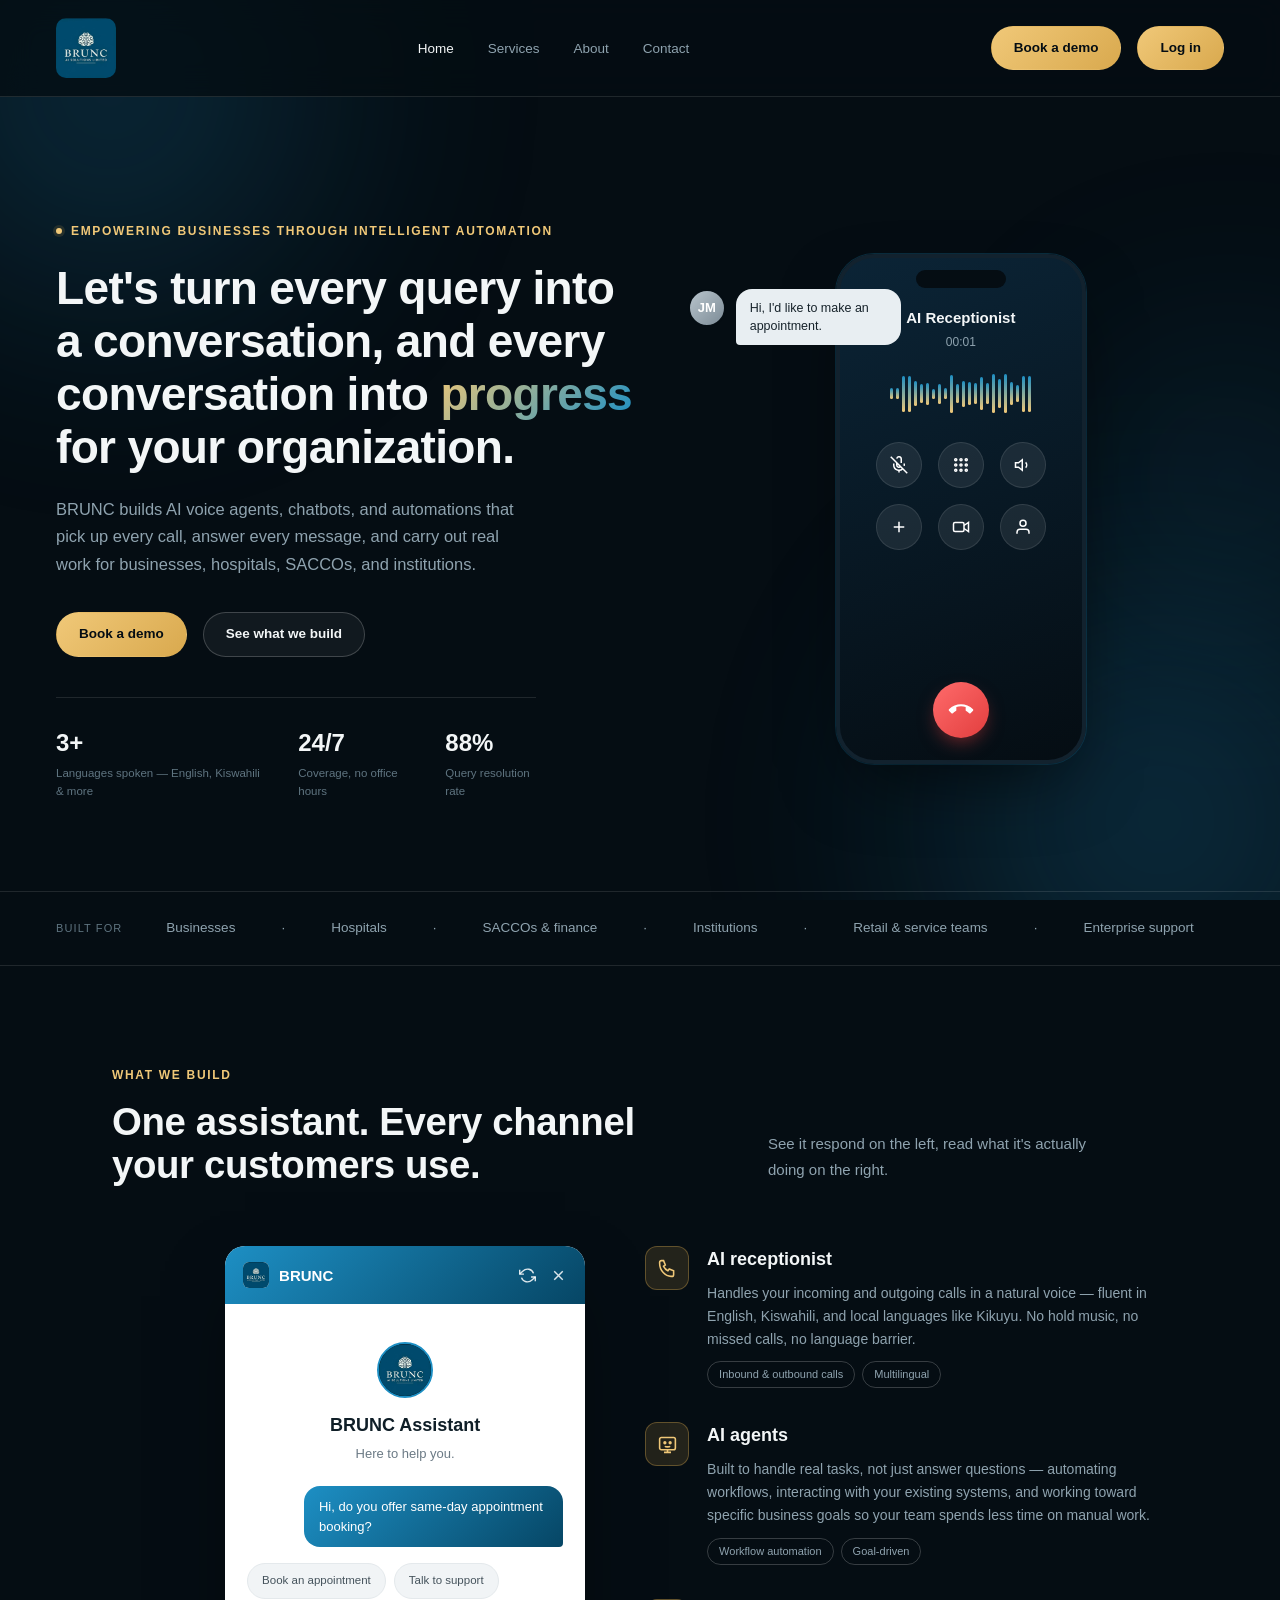
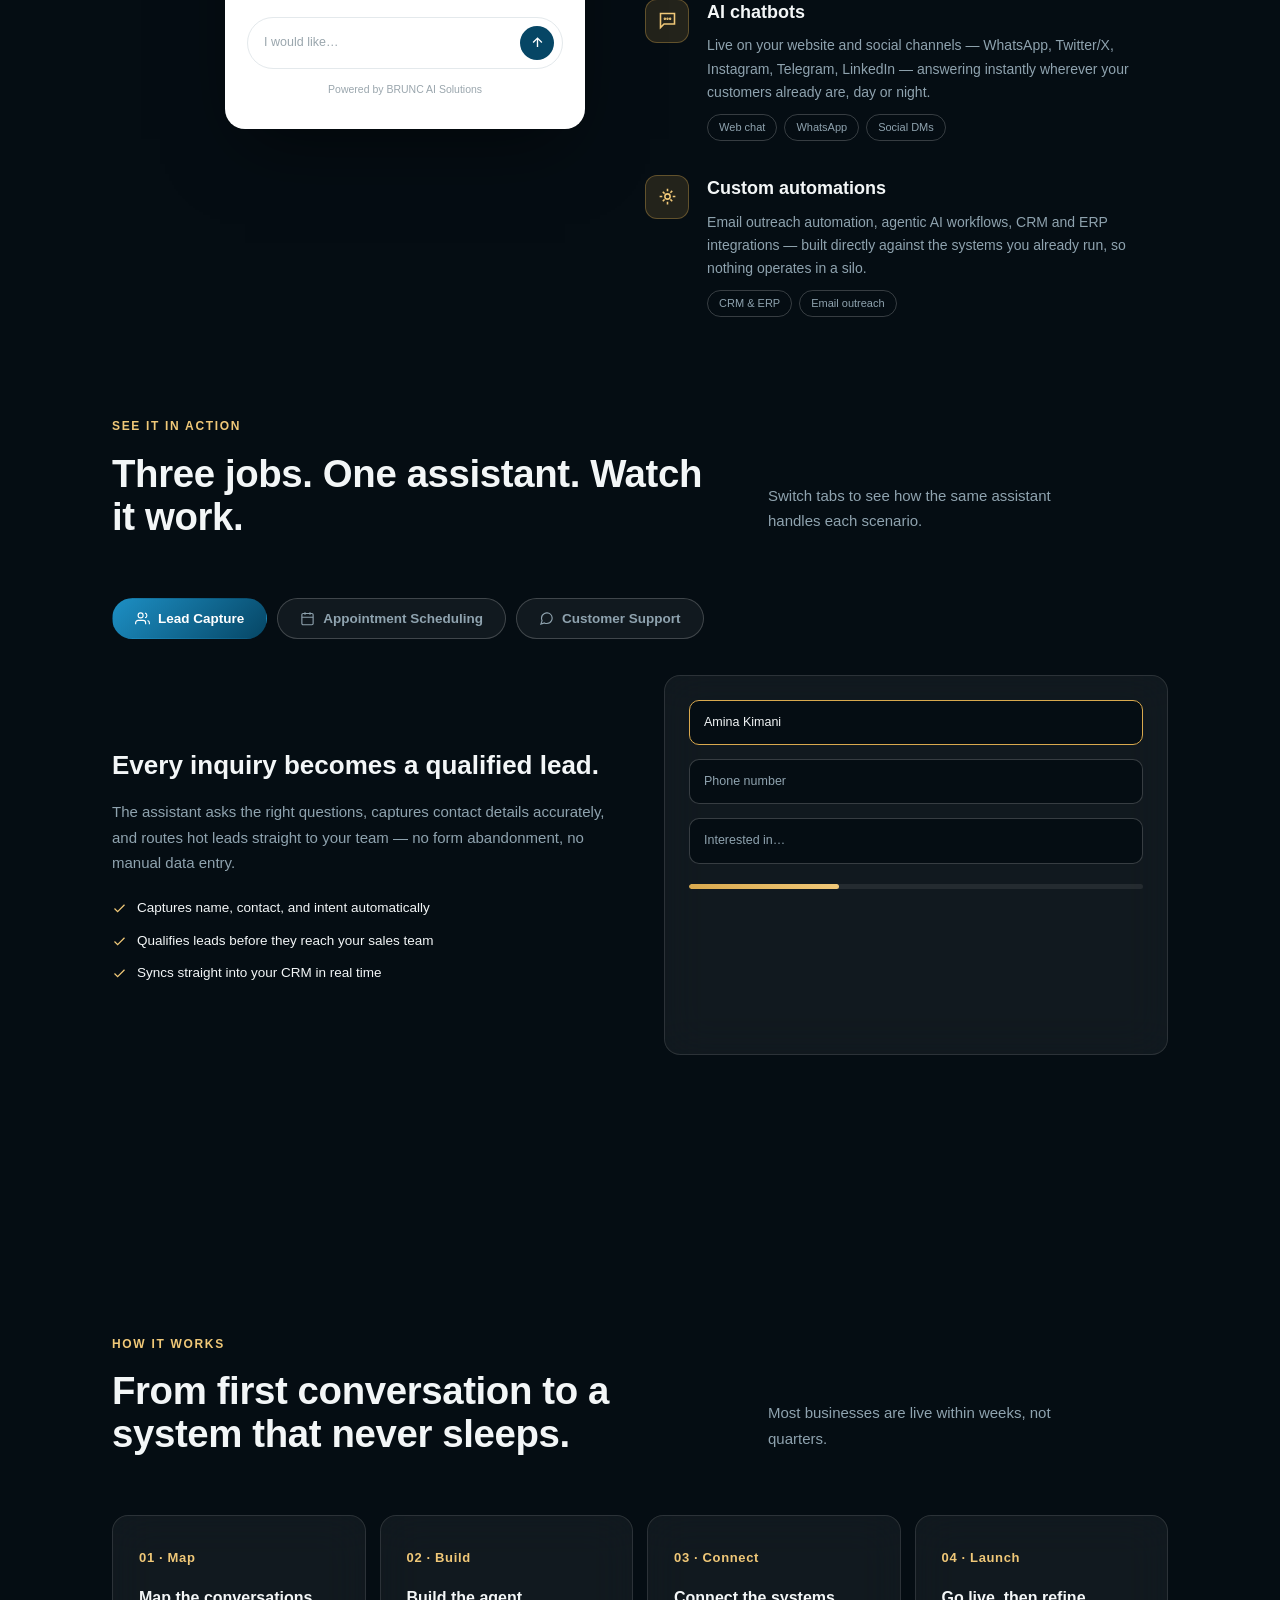
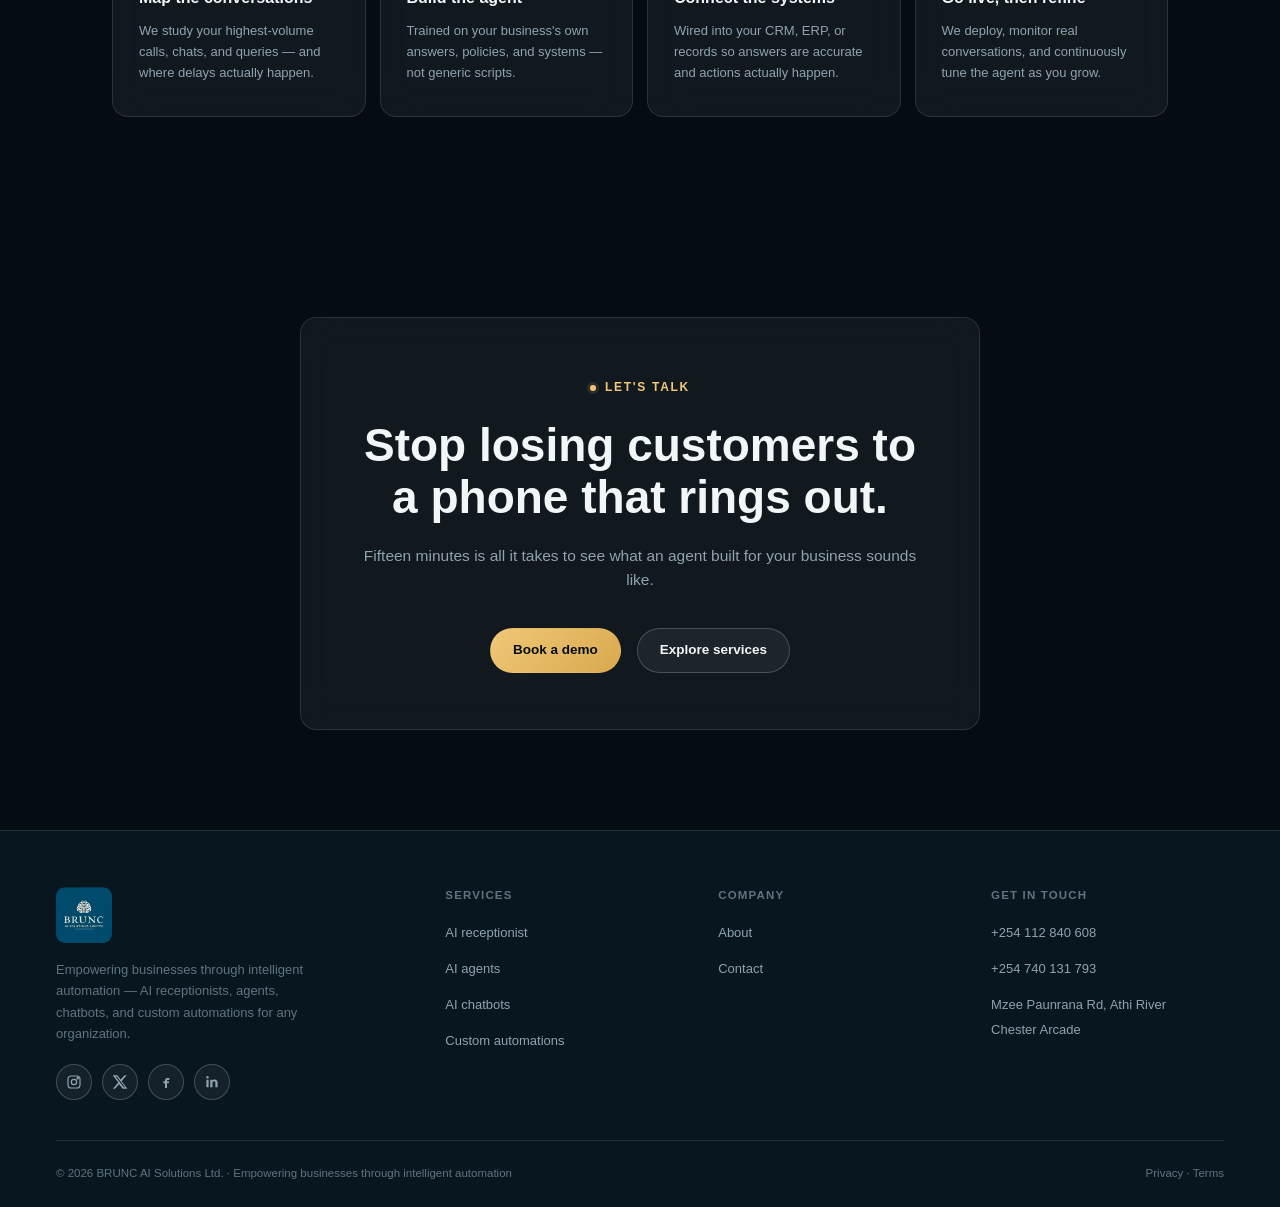
<file: index.html>
<!DOCTYPE html>
<html lang="en">
<head>
<meta charset="UTF-8">
<meta name="viewport" content="width=device-width, initial-scale=1.0">
<title>BRUNC AI Solutions Ltd — Empowering Businesses Through Intelligent Automation</title>
<meta name="description" content="BRUNC builds AI voice agents, chatbots, and automations that handle calls, chats, and customer support for businesses, hospitals, SACCOs, and institutions across Kenya — in English, Kiswahili, and more.">
<meta name="keywords" content="AI receptionist Kenya, AI chatbot, AI voice agent, business automation, AI agents, customer support automation, BRUNC AI Solutions">
<meta name="author" content="BRUNC AI Solutions Ltd">
<link rel="canonical" href="https://www.brunc.ai/index.html">
<link rel="icon" type="image/jpeg" href="images/logo.jpeg">

<!-- Open Graph -->
<meta property="og:type" content="website">
<meta property="og:title" content="BRUNC AI Solutions Ltd — Empowering Businesses Through Intelligent Automation">
<meta property="og:description" content="BRUNC builds AI voice agents, chatbots, and automations that handle calls, chats, and customer support for businesses, hospitals, SACCOs, and institutions across Kenya — in English, Kiswahili, and more.">
<meta property="og:image" content="https://www.brunc.ai/images/logo.jpeg">
<meta property="og:url" content="https://www.brunc.ai/index.html">
<meta property="og:site_name" content="BRUNC AI Solutions Ltd">

<!-- Twitter Card -->
<meta name="twitter:card" content="summary_large_image">
<meta name="twitter:title" content="BRUNC AI Solutions Ltd — Empowering Businesses Through Intelligent Automation">
<meta name="twitter:description" content="BRUNC builds AI voice agents, chatbots, and automations that handle calls, chats, and customer support for businesses, hospitals, SACCOs, and institutions across Kenya — in English, Kiswahili, and more.">
<meta name="twitter:image" content="https://www.brunc.ai/images/logo.jpeg">
<link rel="stylesheet" href="styles.css">
<style>
  .hero-grid {
    display: grid; grid-template-columns: 1.05fr 0.95fr;
    gap: 60px; max-width: 1280px; margin: 0 auto; align-items: center;
    position: relative; z-index: 2;
  }
  .hero h1 { font-size: clamp(32px, 3.6vw, 50px); line-height: 1.15; font-weight: 800; letter-spacing: -0.015em; margin-bottom: 22px; }
  .hero h1 span.grad { background: linear-gradient(135deg, var(--gold-bright), var(--blue-bright)); -webkit-background-clip: text; background-clip: text; color: transparent; }
  .hero-sub { font-size: 16.5px; line-height: 1.65; color: var(--muted); max-width: 480px; margin-bottom: 34px; }
  .hero-stats { display: flex; gap: 36px; padding-top: 26px; border-top: 1px solid var(--surface-border); max-width: 480px; margin-top: 40px; }
  .stat-num { font-size: 24px; font-weight: 800; color: var(--text); }
  .stat-label { font-size: 11.5px; color: var(--muted-dim); margin-top: 4px; }

  /* ---------- phone call demo (matches reference screenshot) ---------- */
  .phone-demo-wrap { position: relative; display: flex; align-items: center; justify-content: center; min-height: 560px; }
  .phone-frame {
    position: relative; z-index: 3;
    width: 250px; height: 510px;
    background: linear-gradient(160deg, #0B2436, #050D13);
    border-radius: 38px;
    border: 4px solid #12222E;
    box-shadow: 0 30px 70px -20px rgba(0,0,0,0.6), 0 0 0 1px rgba(29,143,196,0.25);
    padding: 26px 18px 22px;
    display: flex; flex-direction: column; align-items: center;
  }
  .phone-notch { position: absolute; top: 12px; left: 50%; transform: translateX(-50%); width: 90px; height: 18px; background: #050D13; border-radius: 12px; }
  .phone-title { font-size: 15px; font-weight: 700; margin-top: 22px; }
  .phone-timer { font-size: 12px; color: var(--muted); margin-top: 4px; margin-bottom: 22px; }
  .phone-waveform { display: flex; align-items: center; gap: 3px; height: 40px; margin-bottom: 28px; }
  .wave-bar { width: 3px; background: linear-gradient(180deg, var(--blue-bright), var(--gold-bright)); border-radius: 2px; animation: wave-pulse 1.1s ease-in-out infinite; }
  @keyframes wave-pulse { 0%, 100% { transform: scaleY(0.3); } 50% { transform: scaleY(1); } }
  .phone-controls { display: grid; grid-template-columns: repeat(3, 1fr); gap: 16px; margin-bottom: 20px; }
  .phone-ctrl-btn {
    width: 46px; height: 46px; border-radius: 50%;
    background: rgba(255,255,255,0.08); border: 1px solid rgba(255,255,255,0.1);
    display: flex; align-items: center; justify-content: center;
  }
  .phone-ctrl-btn svg { width: 18px; height: 18px; color: #fff; }
  .phone-end-btn {
    width: 56px; height: 56px; border-radius: 50%;
    background: linear-gradient(135deg, #FF6B6B, #E23E3E);
    display: flex; align-items: center; justify-content: center;
    margin-top: auto;
    box-shadow: 0 8px 20px -6px rgba(226,62,62,0.6);
  }
  .phone-end-btn svg { width: 24px; height: 24px; color: #fff; transform: rotate(135deg); }

  .call-bubble-stack { position: absolute; z-index: 4; top: 60px; left: -10px; width: 260px; display: flex; flex-direction: column; gap: 14px; }
  .call-bubble { display: flex; gap: 10px; align-items: flex-start; opacity: 0; transform: translateY(8px); animation: bubble-pop 0.45s ease forwards; }
  .call-bubble.caller { align-self: flex-start; }
  .call-bubble.agent { align-self: flex-end; flex-direction: row-reverse; margin-left: 50px; }
  .call-avatar { width: 38px; height: 38px; border-radius: 50%; flex-shrink: 0; display: flex; align-items: center; justify-content: center; font-size: 13px; font-weight: 700; border: 2px solid var(--void); }
  .call-avatar.caller-av { background: linear-gradient(135deg, #B8C4CC, #7C8B96); color: #fff; }
  .call-avatar.agent-av { background: linear-gradient(135deg, var(--gold-bright), var(--gold)); color: var(--ink); position: relative; }
  .call-avatar.agent-av::after { content: '✦'; position: absolute; top: -6px; left: -6px; font-size: 11px; color: var(--gold-bright); }
  .call-msg-bubble { padding: 10px 14px; border-radius: 16px; font-size: 12.5px; line-height: 1.45; max-width: 165px; }
  .call-bubble.caller .call-msg-bubble { background: #E8EEF2; color: #16222A; border-bottom-left-radius: 4px; }
  .call-bubble.agent .call-msg-bubble { background: linear-gradient(135deg, var(--gold-bright), var(--gold)); color: var(--ink); border-bottom-right-radius: 4px; font-weight: 500; }
  @keyframes bubble-pop { to { opacity: 1; transform: translateY(0); } }

  .strip { padding: 26px 56px; border-top: 1px solid var(--surface-border); border-bottom: 1px solid var(--surface-border); display: flex; align-items: center; gap: 44px; overflow: hidden; position: relative; z-index: 2; }
  .strip-label { font-size: 11px; letter-spacing: 0.1em; text-transform: uppercase; color: var(--muted-dim); white-space: nowrap; flex-shrink: 0; }
  .strip-items { display: flex; gap: 46px; align-items: center; font-size: 13.5px; color: var(--muted); flex-wrap: wrap; }

  .split-section { display: grid; grid-template-columns: 0.95fr 1.05fr; gap: 60px; align-items: start; }

  /* ---------- Connex-style chatbot widget ---------- */
  .connex-widget { position: sticky; top: 90px; display: flex; flex-direction: column; align-items: flex-end; }
  .connex-window {
    width: 100%; max-width: 360px;
    background: #FFFFFF;
    border-radius: 20px;
    overflow: hidden;
    box-shadow: 0 30px 70px -20px rgba(0,0,0,0.5);
  }
  .connex-topbar {
    background: linear-gradient(135deg, var(--blue-bright), var(--blue));
    padding: 16px 18px; display: flex; align-items: center; justify-content: space-between;
  }
  .connex-topbar-left { display: flex; align-items: center; gap: 10px; }
  .connex-mini-logo { width: 26px; height: 26px; border-radius: 6px; background: #fff; display: flex; align-items: center; justify-content: center; }
  .connex-mini-logo svg { width: 16px; height: 16px; color: var(--blue); }
  .connex-topbar-title { color: #fff; font-weight: 700; font-size: 15px; }
  .connex-topbar-icons { display: flex; gap: 14px; }
  .connex-topbar-icons svg { width: 17px; height: 17px; color: rgba(255,255,255,0.85); cursor: pointer; }

  .connex-body { padding: 28px 22px; min-height: 400px; display: flex; flex-direction: column; }
  .connex-welcome { text-align: center; padding: 10px 0 22px; }
  .connex-welcome-logo { width: 56px; height: 56px; border-radius: 50%; background: var(--void); border: 2px solid var(--blue-bright); display: flex; align-items: center; justify-content: center; margin: 0 auto 14px; }
  .connex-welcome-logo svg { width: 28px; height: 28px; color: var(--blue-bright); }
  .connex-welcome h4 { color: #0F1E27; font-size: 18px; font-weight: 800; margin-bottom: 4px; }
  .connex-welcome p { color: #6B7A85; font-size: 13px; }

  .connex-msg-log { display: flex; flex-direction: column; gap: 12px; flex: 1; margin-bottom: 16px; }
  .connex-msg { max-width: 82%; padding: 11px 15px; border-radius: 16px; font-size: 13px; line-height: 1.5; opacity: 0; transform: translateY(6px); animation: bubble-in 0.4s ease forwards; }
  .connex-msg.bot { background: #F1F4F6; color: #16222A; align-self: flex-start; border-bottom-left-radius: 4px; }
  .connex-msg.user { background: linear-gradient(135deg, var(--blue-bright), var(--blue)); color: #fff; align-self: flex-end; border-bottom-right-radius: 4px; }
  .connex-loading { display: flex; align-items: center; gap: 5px; align-self: flex-start; background: #F1F4F6; border-radius: 16px; border-bottom-left-radius: 4px; padding: 13px 16px; opacity: 0; animation: bubble-in 0.3s ease forwards; }
  .connex-loading .ldot { width: 6px; height: 6px; border-radius: 50%; background: #8A97A0; animation: load-bounce 1.2s ease-in-out infinite; }
  .connex-loading .ldot:nth-child(2) { animation-delay: 0.15s; }
  .connex-loading .ldot:nth-child(3) { animation-delay: 0.3s; }
  @keyframes load-bounce { 0%, 60%, 100% { transform: translateY(0); opacity: 0.5; } 30% { transform: translateY(-4px); opacity: 1; } }
  @keyframes bubble-in { to { opacity: 1; transform: translateY(0); } }

  .connex-chips { display: flex; gap: 8px; flex-wrap: wrap; margin-bottom: 18px; }
  .connex-chip { font-size: 11.5px; padding: 8px 14px; border-radius: 20px; background: #F1F4F6; color: #45535C; border: 1px solid #E4E9EC; }

  .connex-input-row { display: flex; align-items: center; gap: 10px; border: 1px solid #E4E9EC; border-radius: 30px; padding: 8px 8px 8px 16px; }
  .connex-input-fake { flex: 1; font-size: 12.5px; color: #9AA6AD; }
  .connex-send-btn { width: 34px; height: 34px; border-radius: 50%; background: var(--blue); display: flex; align-items: center; justify-content: center; flex-shrink: 0; }
  .connex-send-btn svg { width: 15px; height: 15px; color: #fff; }
  .connex-footer-brand { text-align: center; padding: 12px 0 4px; font-size: 10.5px; color: #9AA6AD; }

  .solutions-explain { display: flex; flex-direction: column; gap: 34px; }
  .sol-item { display: flex; gap: 18px; }
  .sol-icon-wrap { width: 44px; height: 44px; border-radius: 12px; background: var(--gold-soft); border: 1px solid rgba(217,169,78,0.35); display: flex; align-items: center; justify-content: center; flex-shrink: 0; }
  .sol-icon-wrap svg { width: 21px; height: 21px; color: var(--gold-bright); }
  .sol-item h3 { font-size: 18px; font-weight: 700; margin-bottom: 8px; }
  .sol-item p { font-size: 14px; color: var(--muted); line-height: 1.65; }
  .sol-item .sol-tags { display: flex; gap: 7px; flex-wrap: wrap; margin-top: 10px; }

  /* ---------- use case slideshow ---------- */
  .slideshow-tabs { display: flex; gap: 10px; margin-bottom: 36px; flex-wrap: wrap; }
  .slide-tab {
    padding: 12px 22px; border-radius: 30px; font-size: 13.5px; font-weight: 600;
    border: 1px solid var(--surface-border-strong); color: var(--muted); cursor: pointer;
    transition: all 0.22s ease; background: var(--surface);
    display: flex; align-items: center; gap: 8px;
  }
  .slide-tab svg { width: 15px; height: 15px; }
  .slide-tab.active { background: linear-gradient(135deg, var(--blue-bright), var(--blue)); color: #fff; border-color: transparent; }

  .slide-panels { position: relative; min-height: 460px; }
  .slide-panel { display: none; }
  .slide-panel.active { display: grid; grid-template-columns: 1fr 1fr; gap: 48px; align-items: center; animation: slide-in 0.4s ease; }
  @keyframes slide-in { from { opacity: 0; transform: translateY(10px); } to { opacity: 1; transform: translateY(0); } }

  .slide-copy h3 { font-size: 26px; font-weight: 800; margin-bottom: 14px; }
  .slide-copy p { font-size: 15px; color: var(--muted); line-height: 1.7; margin-bottom: 22px; }
  .slide-copy ul { list-style: none; display: flex; flex-direction: column; gap: 12px; }
  .slide-copy li { font-size: 13.5px; display: flex; gap: 10px; align-items: flex-start; }
  .slide-copy li svg { width: 15px; height: 15px; color: var(--gold-bright); flex-shrink: 0; margin-top: 3px; }

  .slide-visual { padding: 24px; min-height: 380px; display: flex; flex-direction: column; }

  .lead-form-mock { display: flex; flex-direction: column; gap: 14px; }
  .lead-field { background: var(--void); border: 1px solid var(--surface-border-strong); border-radius: 10px; padding: 12px 14px; font-size: 12.5px; color: var(--muted); }
  .lead-field.filled { color: var(--text); border-color: var(--gold); }
  .lead-progress-track { height: 5px; background: var(--surface-2); border-radius: 3px; overflow: hidden; margin-top: 6px; }
  .lead-progress-fill { height: 100%; background: linear-gradient(90deg, var(--gold), var(--gold-bright)); border-radius: 3px; transition: width 0.6s ease; }
  .lead-status-chip { align-self: flex-start; font-size: 11px; font-weight: 700; padding: 6px 14px; border-radius: 20px; background: rgba(111,207,151,0.15); color: #6FCF97; margin-top: 16px; opacity: 0; transition: opacity 0.4s ease; }
  .lead-status-chip.show { opacity: 1; }

  .calendar-mock { display: grid; grid-template-columns: repeat(7, 1fr); gap: 6px; margin-bottom: 18px; }
  .cal-day { aspect-ratio: 1; border-radius: 8px; background: var(--void); border: 1px solid var(--surface-border); display: flex; align-items: center; justify-content: center; font-size: 11px; color: var(--muted-dim); }
  .cal-day.avail { border-color: rgba(217,169,78,0.4); color: var(--text); }
  .cal-day.selected { background: linear-gradient(135deg, var(--gold-bright), var(--gold)); color: var(--ink); font-weight: 700; border-color: transparent; }
  .slot-row { display: flex; gap: 8px; flex-wrap: wrap; }
  .slot-chip { font-size: 12px; padding: 8px 14px; border-radius: 20px; border: 1px solid var(--surface-border-strong); color: var(--muted); }
  .slot-chip.picked { background: var(--gold-soft); border-color: var(--gold); color: var(--gold-bright); font-weight: 600; }
  .confirm-box { margin-top: 18px; background: rgba(111,207,151,0.1); border: 1px solid rgba(111,207,151,0.3); border-radius: 10px; padding: 14px 16px; font-size: 12.5px; color: #6FCF97; opacity: 0; transition: opacity 0.4s ease; }
  .confirm-box.show { opacity: 1; }

  .ticket-row { display: flex; align-items: center; justify-content: space-between; background: var(--void); border: 1px solid var(--surface-border-strong); border-radius: 10px; padding: 13px 16px; font-size: 12.5px; margin-bottom: 10px; }
  .ticket-status { font-size: 10px; font-weight: 700; padding: 3px 10px; border-radius: 20px; }
  .ticket-status.resolved { background: rgba(111,207,151,0.15); color: #6FCF97; }
  .ticket-status.progress { background: var(--gold-soft); color: var(--gold-bright); }

  .flow-grid { display: grid; grid-template-columns: repeat(4,1fr); gap: 14px; }
  .flow-step { padding: 32px 26px; }
  .flow-step-num { font-size: 13px; font-weight: 800; color: var(--gold-bright); margin-bottom: 18px; display: block; letter-spacing: 0.05em; }
  .flow-step h4 { font-size: 16px; font-weight: 700; margin-bottom: 10px; }
  .flow-step p { font-size: 13px; color: var(--muted); line-height: 1.6; }

  .cta-band { padding: 100px 56px; text-align: center; position: relative; overflow: hidden; }
  .cta-band-inner { position: relative; z-index: 2; max-width: 680px; margin: 0 auto; padding: 56px; }
  .cta-band h2 { font-size: clamp(30px, 3.8vw, 46px); font-weight: 800; line-height: 1.14; margin-bottom: 20px; }
  .cta-band p { font-size: 15.5px; color: var(--muted); margin-bottom: 36px; }
  .cta-band .actions-row { justify-content: center; }

  @media (max-width: 980px) {
    .hero-grid { grid-template-columns: 1fr; }
    .phone-demo-wrap { min-height: 480px; }
    .phone-frame { width: 220px; height: 450px; }
    .call-bubble-stack { width: 220px; left: 0; }
    .strip { padding: 22px; }
    .flow-grid { grid-template-columns: 1fr 1fr; }
    .split-section { grid-template-columns: 1fr; }
    .connex-widget { position: static; align-items: center; }
    .slide-panel.active { grid-template-columns: 1fr; }
    .cta-band-inner { padding: 32px; }
  }
</style>
</head>
<body>

<div class="orb-field"><div class="orb orb-gold"></div><div class="orb orb-violet"></div><div class="orb orb-small"></div></div>

<header>
  <div class="logo-mark">
    <img src="images/logo.jpeg" alt="BRUNC AI Solutions Ltd logo">
  </div>
  <nav><ul>
    <li><a href="index.html" class="active">Home</a></li>
    <li><a href="services.html">Services</a></li>
    <li><a href="about.html">About</a></li>
    <li><a href="contact.html">Contact</a></li>
  </ul></nav>
  <div class="nav-cta">
    <a href="https://cal.com/daniel-mutuku/collaboration-discovery-call" target="_blank" rel="noopener" class="btn btn-gold">Book a demo</a>
    <a href="login.html" class="btn btn-gold">Log in</a>
    <button class="menu-toggle" id="menuToggle" aria-label="Open menu">
      <svg viewBox="0 0 24 24" fill="none" stroke="currentColor" stroke-width="2"><path d="M3 6h18M3 12h18M3 18h18"/></svg>
    </button>
  </div>
</header>
<div class="mobile-menu-overlay" id="mobileMenuOverlay"></div>
<div class="mobile-menu" id="mobileMenu">
  <div class="mobile-menu-close" id="mobileMenuClose"><svg viewBox="0 0 24 24" fill="none" stroke="currentColor" stroke-width="2"><path d="M18 6L6 18M6 6l12 12"/></svg></div>
  <ul>
    <li><a href="index.html" class="active">Home</a></li>
    <li><a href="services.html">Services</a></li>
    <li><a href="about.html">About</a></li>
    <li><a href="contact.html">Contact</a></li>
  </ul>
  <a href="login.html" class="btn btn-gold" style="width:100%; justify-content:center; margin-bottom:10px;">Log in</a>
  <a href="https://cal.com/daniel-mutuku/collaboration-discovery-call" target="_blank" rel="noopener" class="btn btn-ghost" style="width:100%; justify-content:center;">Book a demo</a>
</div>

<section class="page-hero hero">
  <div class="hero-grid">
    <div>
      <div class="eyebrow">Empowering Businesses Through Intelligent Automation</div>
      <h1>Let's turn every query into a conversation, and every conversation into <span class="grad">progress</span> for your organization.</h1>
      <p class="hero-sub">BRUNC builds AI voice agents, chatbots, and automations that pick up every call, answer every message, and carry out real work for businesses, hospitals, SACCOs, and institutions.</p>
      <div class="actions-row">
        <a href="https://cal.com/daniel-mutuku/collaboration-discovery-call" target="_blank" rel="noopener" class="btn btn-gold">Book a demo</a>
        <a href="services.html" class="btn btn-ghost">See what we build</a>
      </div>
      <div class="hero-stats">
        <div><div class="stat-num">3+</div><div class="stat-label">Languages spoken — English, Kiswahili &amp; more</div></div>
        <div><div class="stat-num">24/7</div><div class="stat-label">Coverage, no office hours</div></div>
        <div><div class="stat-num">88%</div><div class="stat-label">Query resolution rate</div></div>
      </div>
    </div>

    <div class="phone-demo-wrap">
      <div class="call-bubble-stack" id="callBubbleStack"></div>
      <div class="phone-frame">
        <div class="phone-notch"></div>
        <div class="phone-title">AI Receptionist</div>
        <div class="phone-timer" id="callTimer">00:00</div>
        <div class="phone-waveform" id="waveform"></div>
        <div class="phone-controls">
          <div class="phone-ctrl-btn"><svg viewBox="0 0 24 24" fill="none" stroke="currentColor" stroke-width="2"><path d="M1 1l22 22M9 9v3a3 3 0 0 0 5.12 2.12M15 9.34V4a3 3 0 0 0-5.94-.6"/><path d="M17 16.95A7 7 0 0 1 5 12v-2m14 0v2a7 7 0 0 1-.11 1.23"/><path d="M12 19v3"/></svg></div>
          <div class="phone-ctrl-btn"><svg viewBox="0 0 24 24" fill="none" stroke="currentColor" stroke-width="2"><circle cx="5" cy="5" r="1.4"/><circle cx="12" cy="5" r="1.4"/><circle cx="19" cy="5" r="1.4"/><circle cx="5" cy="12" r="1.4"/><circle cx="12" cy="12" r="1.4"/><circle cx="19" cy="12" r="1.4"/><circle cx="5" cy="19" r="1.4"/><circle cx="12" cy="19" r="1.4"/><circle cx="19" cy="19" r="1.4"/></svg></div>
          <div class="phone-ctrl-btn"><svg viewBox="0 0 24 24" fill="none" stroke="currentColor" stroke-width="2"><path d="M11 5L6 9H2v6h4l5 4V5z"/><path d="M15.5 8.5a5 5 0 0 1 0 7"/></svg></div>
          <div class="phone-ctrl-btn"><svg viewBox="0 0 24 24" fill="none" stroke="currentColor" stroke-width="2"><path d="M12 5v14M5 12h14"/></svg></div>
          <div class="phone-ctrl-btn"><svg viewBox="0 0 24 24" fill="none" stroke="currentColor" stroke-width="2"><rect x="2" y="6" width="14" height="12" rx="2"/><path d="M16 10l6-4v12l-6-4"/></svg></div>
          <div class="phone-ctrl-btn"><svg viewBox="0 0 24 24" fill="none" stroke="currentColor" stroke-width="2"><path d="M20 21v-2a4 4 0 0 0-4-4H8a4 4 0 0 0-4 4v2"/><circle cx="12" cy="7" r="4"/></svg></div>
        </div>
        <div class="phone-end-btn"><svg viewBox="0 0 24 24" fill="currentColor"><path d="M6.62 10.79c1.44 2.83 3.76 5.14 6.59 6.59l2.2-2.2c.27-.27.67-.36 1.02-.24 1.12.37 2.33.57 3.57.57.55 0 1 .45 1 1V20c0 .55-.45 1-1 1-9.39 0-17-7.61-17-17 0-.55.45-1 1-1h3.5c.55 0 1 .45 1 1 0 1.25.2 2.45.57 3.57.11.35.03.74-.25 1.02l-2.2 2.2z"/></svg></div>
      </div>
    </div>
  </div>
</section>

<div class="strip">
  <span class="strip-label">Built for</span>
  <div class="strip-items">
    <span>Businesses</span><span>·</span><span>Hospitals</span><span>·</span>
    <span>SACCOs &amp; finance</span><span>·</span><span>Institutions</span><span>·</span>
    <span>Retail &amp; service teams</span><span>·</span><span>Enterprise support</span>
  </div>
</div>

<section class="section-pad">
  <div class="wrap">
    <div class="section-head">
      <div>
        <div class="section-kicker">What we build</div>
        <h2 class="section-title">One assistant. Every channel your customers use.</h2>
      </div>
      <p class="section-desc">See it respond on the left, read what it's actually doing on the right.</p>
    </div>

    <div class="split-section">
      <div class="connex-widget">
        <div class="connex-window">
          <div class="connex-topbar">
            <div class="connex-topbar-left">
              <div class="connex-mini-logo"><img src="images/logo.jpeg" alt="BRUNC" style="width:100%; height:100%; object-fit:cover; border-radius:6px;"></div>
              <div class="connex-topbar-title">BRUNC</div>
            </div>
            <div class="connex-topbar-icons">
              <svg viewBox="0 0 24 24" fill="none" stroke="currentColor" stroke-width="2"><path d="M1 4v6h6M23 20v-6h-6"/><path d="M20.49 9A9 9 0 0 0 5.64 5.64L1 10m22 4l-4.64 4.36A9 9 0 0 1 3.51 15"/></svg>
              <svg viewBox="0 0 24 24" fill="none" stroke="currentColor" stroke-width="2"><path d="M18 6L6 18M6 6l12 12"/></svg>
            </div>
          </div>
          <div class="connex-body">
            <div class="connex-welcome">
              <div class="connex-welcome-logo"><img src="images/logo.jpeg" alt="BRUNC AI Solutions" style="width:100%; height:100%; object-fit:cover; border-radius:50%;"></div>
              <h4>BRUNC Assistant</h4>
              <p>Here to help you.</p>
            </div>
            <div class="connex-msg-log" id="homeChatLog"></div>
            <div class="connex-chips">
              <span class="connex-chip">Book an appointment</span>
              <span class="connex-chip">Talk to support</span>
            </div>
            <div class="connex-input-row">
              <span class="connex-input-fake">I would like…</span>
              <div class="connex-send-btn"><svg viewBox="0 0 24 24" fill="none" stroke="currentColor" stroke-width="2.2"><path d="M12 19V5M5 12l7-7 7 7"/></svg></div>
            </div>
            <div class="connex-footer-brand">Powered by BRUNC AI Solutions</div>
          </div>
        </div>
      </div>

      <div class="solutions-explain">
        <div class="sol-item">
          <div class="sol-icon-wrap"><svg viewBox="0 0 24 24" fill="none" stroke="currentColor" stroke-width="1.8"><path d="M3 5a2 2 0 0 1 2-2h2.5l2 5-2 1.5a11 11 0 0 0 5 5l1.5-2 5 2V19a2 2 0 0 1-2 2h-1C9.6 21 3 14.4 3 6V5z"/></svg></div>
          <div>
            <h3>AI receptionist</h3>
            <p>Handles your incoming and outgoing calls in a natural voice — fluent in English, Kiswahili, and local languages like Kikuyu. No hold music, no missed calls, no language barrier.</p>
            <div class="sol-tags"><span class="tag">Inbound &amp; outbound calls</span><span class="tag">Multilingual</span></div>
          </div>
        </div>
        <div class="sol-item">
          <div class="sol-icon-wrap"><svg viewBox="0 0 24 24" fill="none" stroke="currentColor" stroke-width="1.8"><rect x="3" y="4" width="18" height="14" rx="2"/><path d="M8 21h8M12 18v3"/><circle cx="9" cy="10" r="1"/><circle cx="15" cy="10" r="1"/><path d="M9 14c1 1 5 1 6 0"/></svg></div>
          <div>
            <h3>AI agents</h3>
            <p>Built to handle real tasks, not just answer questions — automating workflows, interacting with your existing systems, and working toward specific business goals so your team spends less time on manual work.</p>
            <div class="sol-tags"><span class="tag">Workflow automation</span><span class="tag">Goal-driven</span></div>
          </div>
        </div>
        <div class="sol-item">
          <div class="sol-icon-wrap"><svg viewBox="0 0 24 24" fill="none" stroke="currentColor" stroke-width="1.8"><path d="M4 4h16v12H8l-4 4V4z"/><circle cx="9" cy="10" r="0.5" fill="currentColor"/><circle cx="12" cy="10" r="0.5" fill="currentColor"/><circle cx="15" cy="10" r="0.5" fill="currentColor"/></svg></div>
          <div>
            <h3>AI chatbots</h3>
            <p>Live on your website and social channels — WhatsApp, Twitter/X, Instagram, Telegram, LinkedIn — answering instantly wherever your customers already are, day or night.</p>
            <div class="sol-tags"><span class="tag">Web chat</span><span class="tag">WhatsApp</span><span class="tag">Social DMs</span></div>
          </div>
        </div>
        <div class="sol-item">
          <div class="sol-icon-wrap"><svg viewBox="0 0 24 24" fill="none" stroke="currentColor" stroke-width="1.8"><path d="M12 3v3m0 12v3m9-9h-3M6 12H3m14.4-6.4l-2.1 2.1M8.7 15.3l-2.1 2.1m10.8 0l-2.1-2.1M8.7 8.7L6.6 6.6"/><circle cx="12" cy="12" r="3"/></svg></div>
          <div>
            <h3>Custom automations</h3>
            <p>Email outreach automation, agentic AI workflows, CRM and ERP integrations — built directly against the systems you already run, so nothing operates in a silo.</p>
            <div class="sol-tags"><span class="tag">CRM &amp; ERP</span><span class="tag">Email outreach</span></div>
          </div>
        </div>
      </div>
    </div>
  </div>
</section>

<section class="section-pad" style="padding-top:0;">
  <div class="wrap">
    <div class="section-head">
      <div>
        <div class="section-kicker">See it in action</div>
        <h2 class="section-title">Three jobs. One assistant. Watch it work.</h2>
      </div>
      <p class="section-desc">Switch tabs to see how the same assistant handles each scenario.</p>
    </div>

    <div class="slideshow-tabs">
      <button class="slide-tab active" data-slide="lead">
        <svg viewBox="0 0 24 24" fill="none" stroke="currentColor" stroke-width="1.8"><path d="M17 21v-2a4 4 0 0 0-4-4H5a4 4 0 0 0-4 4v2"/><circle cx="9" cy="7" r="4"/><path d="M23 21v-2a4 4 0 0 0-3-3.87M16 3.13a4 4 0 0 1 0 7.75"/></svg>
        Lead Capture
      </button>
      <button class="slide-tab" data-slide="appointment">
        <svg viewBox="0 0 24 24" fill="none" stroke="currentColor" stroke-width="1.8"><rect x="3" y="4" width="18" height="18" rx="2"/><path d="M16 2v4M8 2v4M3 10h18"/></svg>
        Appointment Scheduling
      </button>
      <button class="slide-tab" data-slide="support">
        <svg viewBox="0 0 24 24" fill="none" stroke="currentColor" stroke-width="1.8"><path d="M21 11.5a8.38 8.38 0 0 1-.9 3.8 8.5 8.5 0 0 1-7.6 4.7 8.38 8.38 0 0 1-3.8-.9L3 21l1.9-5.7a8.38 8.38 0 0 1-.9-3.8 8.5 8.5 0 0 1 4.7-7.6 8.38 8.38 0 0 1 3.8-.9h.5a8.48 8.48 0 0 1 8 8v.5z"/></svg>
        Customer Support
      </button>
    </div>

    <div class="slide-panels">
      <div class="slide-panel active" id="slide-lead">
        <div class="slide-copy">
          <h3>Every inquiry becomes a qualified lead.</h3>
          <p>The assistant asks the right questions, captures contact details accurately, and routes hot leads straight to your team — no form abandonment, no manual data entry.</p>
          <ul>
            <li><svg viewBox="0 0 24 24" fill="none" stroke="currentColor" stroke-width="2"><path d="M20 6L9 17l-5-5"/></svg>Captures name, contact, and intent automatically</li>
            <li><svg viewBox="0 0 24 24" fill="none" stroke="currentColor" stroke-width="2"><path d="M20 6L9 17l-5-5"/></svg>Qualifies leads before they reach your sales team</li>
            <li><svg viewBox="0 0 24 24" fill="none" stroke="currentColor" stroke-width="2"><path d="M20 6L9 17l-5-5"/></svg>Syncs straight into your CRM in real time</li>
          </ul>
        </div>
        <div class="slide-visual glass">
          <div class="lead-form-mock" id="leadFormMock">
            <div class="lead-field" id="leadName">Full name</div>
            <div class="lead-field" id="leadPhone">Phone number</div>
            <div class="lead-field" id="leadInterest">Interested in…</div>
            <div class="lead-progress-track"><div class="lead-progress-fill" id="leadProgress" style="width:0%"></div></div>
            <div class="lead-status-chip" id="leadStatusChip">✓ Lead captured &amp; sent to CRM</div>
          </div>
        </div>
      </div>

      <div class="slide-panel" id="slide-appointment">
        <div class="slide-copy">
          <h3>Booking happens mid-conversation, not after it.</h3>
          <p>The assistant checks real availability and confirms a slot without ever putting the customer on hold or handing them off to a booking page.</p>
          <ul>
            <li><svg viewBox="0 0 24 24" fill="none" stroke="currentColor" stroke-width="2"><path d="M20 6L9 17l-5-5"/></svg>Checks live calendar availability instantly</li>
            <li><svg viewBox="0 0 24 24" fill="none" stroke="currentColor" stroke-width="2"><path d="M20 6L9 17l-5-5"/></svg>Confirms and sends a reminder automatically</li>
            <li><svg viewBox="0 0 24 24" fill="none" stroke="currentColor" stroke-width="2"><path d="M20 6L9 17l-5-5"/></svg>Reschedules or cancels without a phone call</li>
          </ul>
        </div>
        <div class="slide-visual glass">
          <div style="font-size:11px; color:var(--muted-dim); text-transform:uppercase; letter-spacing:0.05em; margin-bottom:12px;">This week</div>
          <div class="calendar-mock" id="calMock">
            <div class="cal-day">M</div><div class="cal-day">T</div><div class="cal-day avail">W</div><div class="cal-day avail">T</div><div class="cal-day selected">F</div><div class="cal-day">S</div><div class="cal-day">S</div>
          </div>
          <div style="font-size:11px; color:var(--muted-dim); text-transform:uppercase; letter-spacing:0.05em; margin-bottom:10px;">Available slots — Friday</div>
          <div class="slot-row" id="slotRow">
            <div class="slot-chip">10:00 AM</div>
            <div class="slot-chip picked" id="pickedSlot">2:30 PM</div>
            <div class="slot-chip">4:00 PM</div>
          </div>
          <div class="confirm-box" id="confirmBox">✓ Booked for Friday, 2:30 PM — confirmation sent</div>
        </div>
      </div>

      <div class="slide-panel" id="slide-support">
        <div class="slide-copy">
          <h3>Most tickets never need to become tickets.</h3>
          <p>Common issues get resolved instantly in the conversation. What's left is automatically prioritized and handed to your team with full context attached.</p>
          <ul>
            <li><svg viewBox="0 0 24 24" fill="none" stroke="currentColor" stroke-width="2"><path d="M20 6L9 17l-5-5"/></svg>Resolves common issues without human input</li>
            <li><svg viewBox="0 0 24 24" fill="none" stroke="currentColor" stroke-width="2"><path d="M20 6L9 17l-5-5"/></svg>Escalates complex cases with full context</li>
            <li><svg viewBox="0 0 24 24" fill="none" stroke="currentColor" stroke-width="2"><path d="M20 6L9 17l-5-5"/></svg>Available around the clock, every day</li>
          </ul>
        </div>
        <div class="slide-visual glass">
          <div style="font-size:11px; color:var(--muted-dim); text-transform:uppercase; letter-spacing:0.05em; margin-bottom:12px;">Support queue — live</div>
          <div class="ticket-row"><span>Order status inquiry</span><span class="ticket-status resolved">Resolved</span></div>
          <div class="ticket-row"><span>Billing question</span><span class="ticket-status resolved">Resolved</span></div>
          <div class="ticket-row"><span>Account access issue</span><span class="ticket-status progress">Escalated</span></div>
          <div class="ticket-row"><span>Product return request</span><span class="ticket-status resolved">Resolved</span></div>
        </div>
      </div>
    </div>
  </div>
</section>

<section class="section-pad">
  <div class="wrap">
    <div class="section-head">
      <div>
        <div class="section-kicker">How it works</div>
        <h2 class="section-title">From first conversation to a system that never sleeps.</h2>
      </div>
      <p class="section-desc">Most businesses are live within weeks, not quarters.</p>
    </div>
    <div class="flow-grid">
      <div class="flow-step glass"><span class="flow-step-num">01 · Map</span><h4>Map the conversations</h4><p>We study your highest-volume calls, chats, and queries — and where delays actually happen.</p></div>
      <div class="flow-step glass"><span class="flow-step-num">02 · Build</span><h4>Build the agent</h4><p>Trained on your business's own answers, policies, and systems — not generic scripts.</p></div>
      <div class="flow-step glass"><span class="flow-step-num">03 · Connect</span><h4>Connect the systems</h4><p>Wired into your CRM, ERP, or records so answers are accurate and actions actually happen.</p></div>
      <div class="flow-step glass"><span class="flow-step-num">04 · Launch</span><h4>Go live, then refine</h4><p>We deploy, monitor real conversations, and continuously tune the agent as you grow.</p></div>
    </div>
  </div>
</section>

<section class="cta-band">
  <div class="cta-band-inner glass">
    <div class="eyebrow" style="justify-content:center">Let's talk</div>
    <h2>Stop losing customers to a phone that rings out.</h2>
    <p>Fifteen minutes is all it takes to see what an agent built for your business sounds like.</p>
    <div class="actions-row"><a href="https://cal.com/daniel-mutuku/collaboration-discovery-call" target="_blank" rel="noopener" class="btn btn-gold">Book a demo</a><a href="services.html" class="btn btn-ghost">Explore services</a></div>
  </div>
</section>

<footer>
  <div class="footer-grid">
    <div>
      <div class="logo-mark">
        <img src="images/logo.jpeg" alt="BRUNC AI Solutions Ltd logo" style="height:56px; width:auto; border-radius:9px;">
      </div>
      <p class="footer-brand-desc">Empowering businesses through intelligent automation — AI receptionists, agents, chatbots, and custom automations for any organization.</p>
      <div class="footer-social">
        <a href="#" aria-label="Instagram" target="_blank" rel="noopener">
          <svg viewBox="0 0 24 24" fill="none" stroke="currentColor" stroke-width="1.8"><rect x="3" y="3" width="18" height="18" rx="5"/><circle cx="12" cy="12" r="4"/><circle cx="17.5" cy="6.5" r="1"/></svg>
        </a>
        <a href="#" aria-label="Twitter / X" target="_blank" rel="noopener">
          <svg viewBox="0 0 24 24" fill="currentColor"><path d="M18.9 2H22l-7.6 8.7L23 22h-6.9l-5.4-6.6L4.4 22H1.3l8.2-9.3L1 2h7l4.9 6.1L18.9 2zm-1.2 18h1.9L7.4 4H5.4l12.3 16z"/></svg>
        </a>
        <a href="#" aria-label="Facebook" target="_blank" rel="noopener">
          <svg viewBox="0 0 24 24" fill="currentColor"><path d="M14 9h3V6h-3c-2 0-3.5 1.5-3.5 3.5V11H8v3h2.5v7h3v-7h2.7l.3-3h-3v-1.5c0-.6.4-1 1-1z"/></svg>
        </a>
        <a href="#" aria-label="LinkedIn" target="_blank" rel="noopener">
          <svg viewBox="0 0 24 24" fill="currentColor"><path d="M6.94 8.5H3.56V20h3.38V8.5zM5.25 3a1.96 1.96 0 1 0 0 3.92A1.96 1.96 0 0 0 5.25 3zM20.44 20h-3.37v-6.02c0-1.43-.03-3.28-2-3.28-2 0-2.31 1.56-2.31 3.17V20H9.4V8.5h3.24v1.57h.05c.45-.85 1.56-1.75 3.2-1.75 3.42 0 4.55 2.25 4.55 5.17V20z"/></svg>
        </a>
      </div>
    </div>
    <div class="footer-col"><h5>Services</h5><ul><li><a href="services.html">AI receptionist</a></li><li><a href="services.html">AI agents</a></li><li><a href="services.html">AI chatbots</a></li><li><a href="services.html">Custom automations</a></li></ul></div>
    <div class="footer-col"><h5>Company</h5><ul><li><a href="about.html">About</a></li><li><a href="contact.html">Contact</a></li></ul></div>
    <div class="footer-col"><h5>Get in touch</h5><ul><li><a href="tel:+254112840608">+254 112 840 608</a></li><li><a href="tel:+254740131793">+254 740 131 793</a></li><li><a href="contact.html">Mzee Paunrana Rd, Athi River<br>Chester Arcade</a></li></ul></div>
  </div>
  <div class="footer-bottom"><span>© 2026 BRUNC AI Solutions Ltd. · Empowering businesses through intelligent automation</span><span>Privacy · Terms</span></div>
</footer>

<script>
(function() {
  const toggle = document.getElementById('menuToggle');
  const menu = document.getElementById('mobileMenu');
  const overlay = document.getElementById('mobileMenuOverlay');
  const closeBtn = document.getElementById('mobileMenuClose');
  function openMenu() { menu.classList.add('open'); overlay.classList.add('open'); }
  function closeMenu() { menu.classList.remove('open'); overlay.classList.remove('open'); }
  if (toggle) toggle.addEventListener('click', openMenu);
  if (closeBtn) closeBtn.addEventListener('click', closeMenu);
  if (overlay) overlay.addEventListener('click', closeMenu);
})();

const waveform = document.getElementById('waveform');
for (let i = 0; i < 24; i++) {
  const bar = document.createElement('div');
  bar.className = 'wave-bar';
  const h = 8 + Math.random() * 32;
  bar.style.height = h + 'px';
  bar.style.animationDelay = (Math.random() * 1.1) + 's';
  waveform.appendChild(bar);
}

const timerEl = document.getElementById('callTimer');
let seconds = 0;
setInterval(() => {
  seconds++;
  const m = String(Math.floor(seconds/60)).padStart(2,'0');
  const s = String(seconds%60).padStart(2,'0');
  timerEl.textContent = m + ':' + s;
}, 1000);

const transcript = [
  { who: 'caller', text: "Hi, I'd like to make an appointment." },
  { who: 'agent', text: "Happy to help! When would you like to come in?" }
];
const bubbleStack = document.getElementById('callBubbleStack');
function playTranscript() {
  bubbleStack.innerHTML = '';
  let delay = 400;
  transcript.forEach((m) => {
    setTimeout(() => {
      const row = document.createElement('div');
      row.className = 'call-bubble ' + m.who;
      const avatarClass = m.who === 'agent' ? 'agent-av' : 'caller-av';
      const avatarLabel = m.who === 'agent' ? 'AI' : 'JM';
      row.innerHTML =
        '<div class="call-avatar ' + avatarClass + '">' + avatarLabel + '</div>' +
        '<div class="call-msg-bubble">' + m.text + '</div>';
      bubbleStack.appendChild(row);
    }, delay);
    delay += 1800;
  });
  return delay + 3000;
}
(function loop() { const t = playTranscript(); setTimeout(loop, t); })();

const homeChat = [
  { who: 'user', text: "Hi, do you offer same-day appointment booking?" },
  { who: 'bot', text: "Yes! I can check today's availability for you right now — which service are you looking for?" },
  { who: 'user', text: "Dental cleaning" },
  { who: 'bot', text: "You're in luck — there's a 3:30pm slot open today. Want me to book it for you?" }
];
const chatLog = document.getElementById('homeChatLog');
function homePlayChat() {
  chatLog.innerHTML = '';
  let delay = 300;
  homeChat.forEach((m, i) => {
    if (m.who === 'bot') {
      setTimeout(() => {
        const loading = document.createElement('div');
        loading.className = 'connex-loading';
        loading.id = 'home-loading-' + i;
        loading.innerHTML = '<span class="ldot"></span><span class="ldot"></span><span class="ldot"></span>';
        chatLog.appendChild(loading);
        while (chatLog.children.length > 4) chatLog.removeChild(chatLog.firstChild);
      }, delay);
      delay += 900;
      setTimeout(() => {
        const loadingEl = document.getElementById('home-loading-' + i);
        if (loadingEl) loadingEl.remove();
        const el = document.createElement('div');
        el.className = 'connex-msg bot';
        el.textContent = m.text;
        chatLog.appendChild(el);
        while (chatLog.children.length > 4) chatLog.removeChild(chatLog.firstChild);
      }, delay);
      delay += 1700;
    } else {
      setTimeout(() => {
        const el = document.createElement('div');
        el.className = 'connex-msg user';
        el.textContent = m.text;
        chatLog.appendChild(el);
        while (chatLog.children.length > 4) chatLog.removeChild(chatLog.firstChild);
      }, delay);
      delay += 1700;
    }
  });
  return delay + 2400;
}
(function loop() { const t = homePlayChat(); setTimeout(loop, t); })();

document.querySelectorAll('.slide-tab').forEach(tab => {
  tab.addEventListener('click', function() {
    document.querySelectorAll('.slide-tab').forEach(t => t.classList.remove('active'));
    document.querySelectorAll('.slide-panel').forEach(p => p.classList.remove('active'));
    this.classList.add('active');
    document.getElementById('slide-' + this.getAttribute('data-slide')).classList.add('active');
  });
});

function playLeadDemo() {
  const nameEl = document.getElementById('leadName');
  const phoneEl = document.getElementById('leadPhone');
  const interestEl = document.getElementById('leadInterest');
  const progress = document.getElementById('leadProgress');
  const chip = document.getElementById('leadStatusChip');
  [nameEl, phoneEl, interestEl].forEach(el => el.classList.remove('filled'));
  nameEl.textContent = 'Full name';
  phoneEl.textContent = 'Phone number';
  interestEl.textContent = 'Interested in…';
  progress.style.width = '0%';
  chip.classList.remove('show');

  setTimeout(() => { nameEl.textContent = 'Amina Kimani'; nameEl.classList.add('filled'); progress.style.width = '33%'; }, 700);
  setTimeout(() => { phoneEl.textContent = '+254 712 345 678'; phoneEl.classList.add('filled'); progress.style.width = '66%'; }, 1800);
  setTimeout(() => { interestEl.textContent = 'AI receptionist'; interestEl.classList.add('filled'); progress.style.width = '100%'; }, 2900);
  setTimeout(() => { chip.classList.add('show'); }, 3800);
}
setInterval(playLeadDemo, 6000);
playLeadDemo();

function playApptDemo() {
  const confirmBox = document.getElementById('confirmBox');
  confirmBox.classList.remove('show');
  setTimeout(() => confirmBox.classList.add('show'), 1200);
}
setInterval(playApptDemo, 5000);
playApptDemo();
</script>
</body>
</html>
</file>
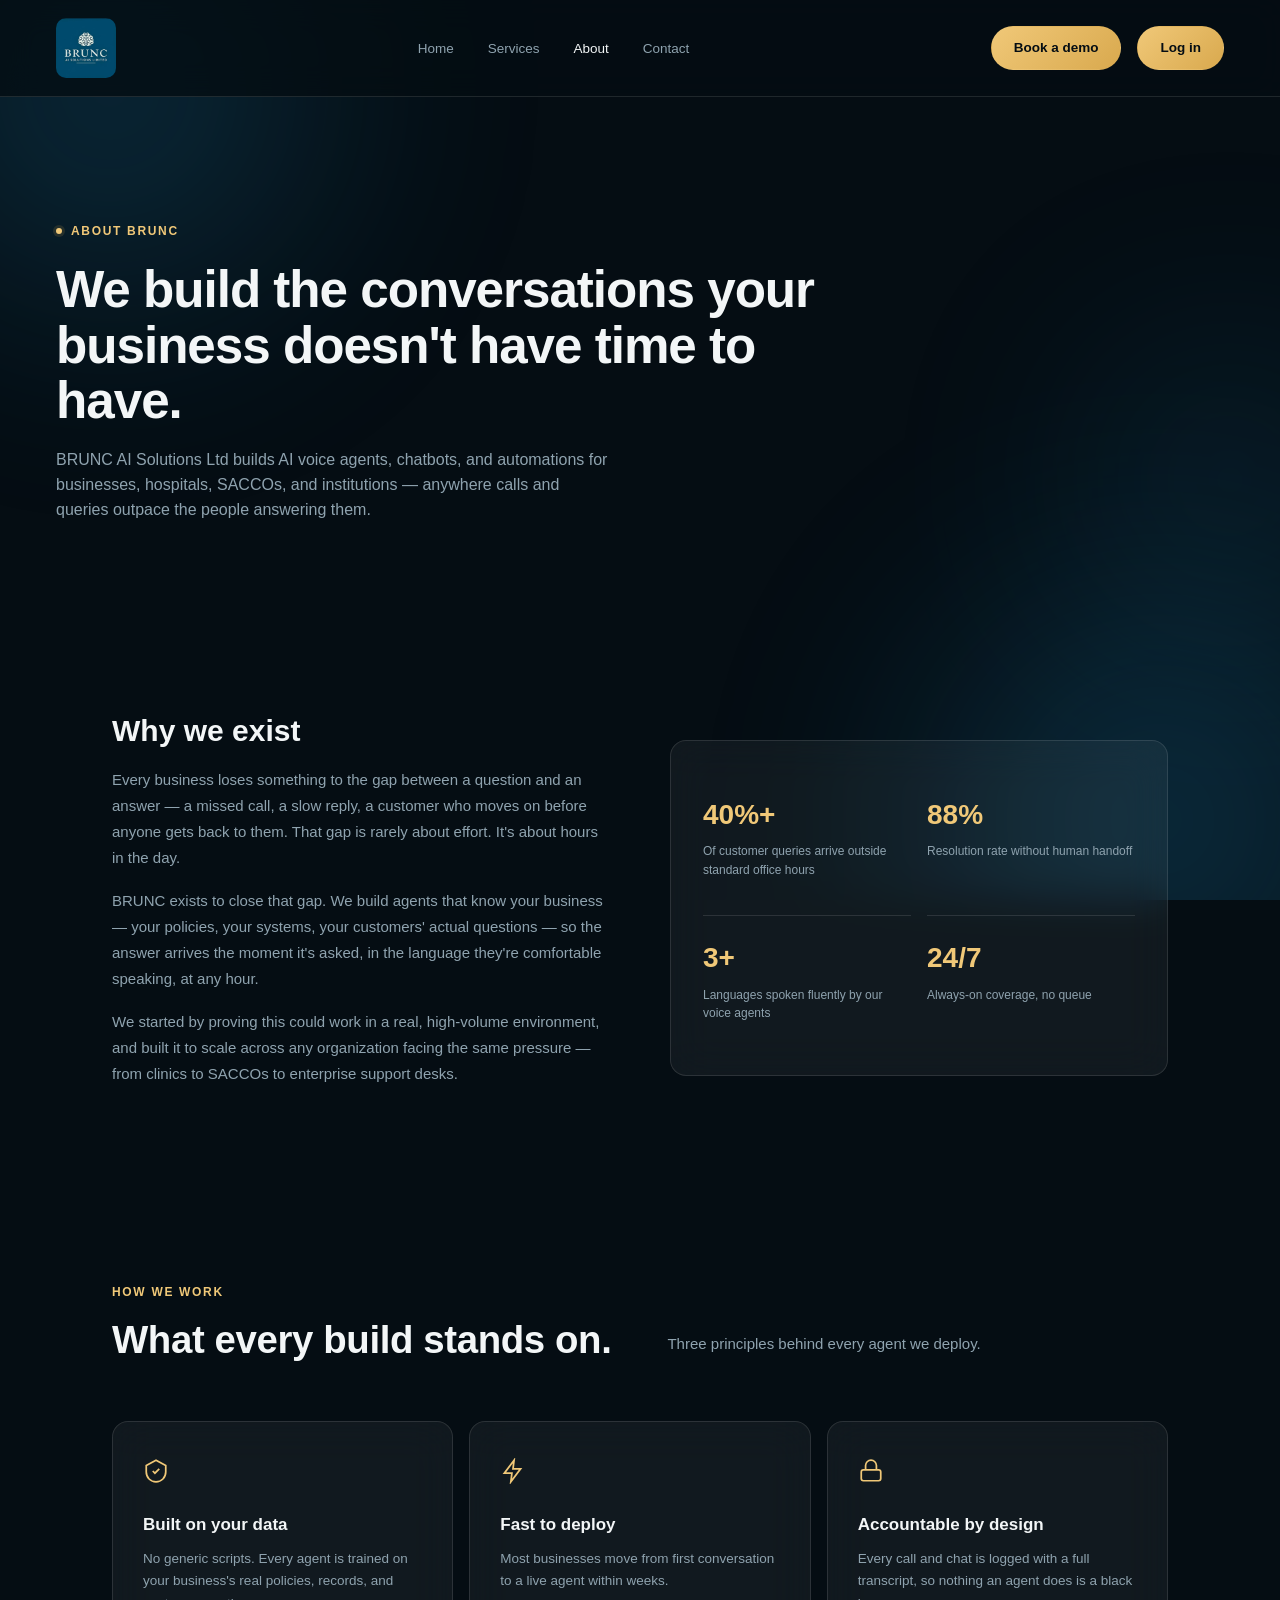
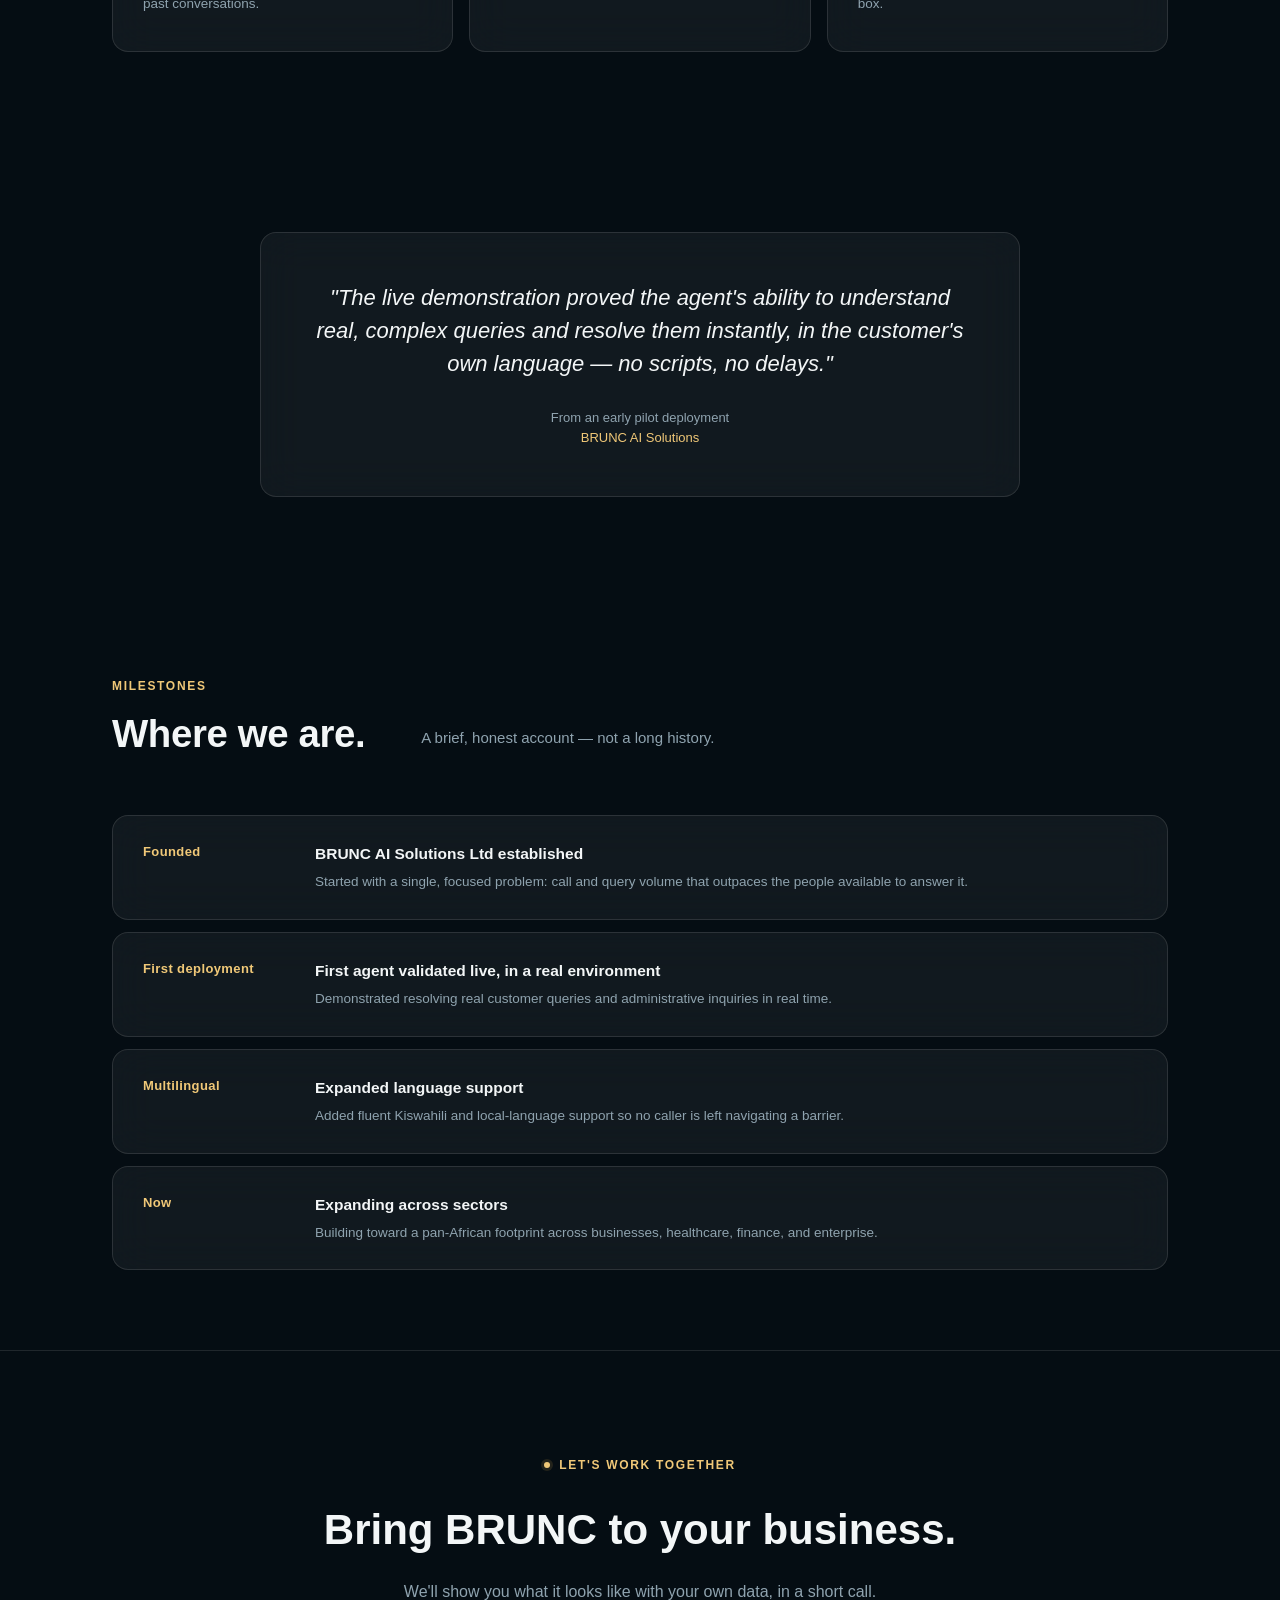
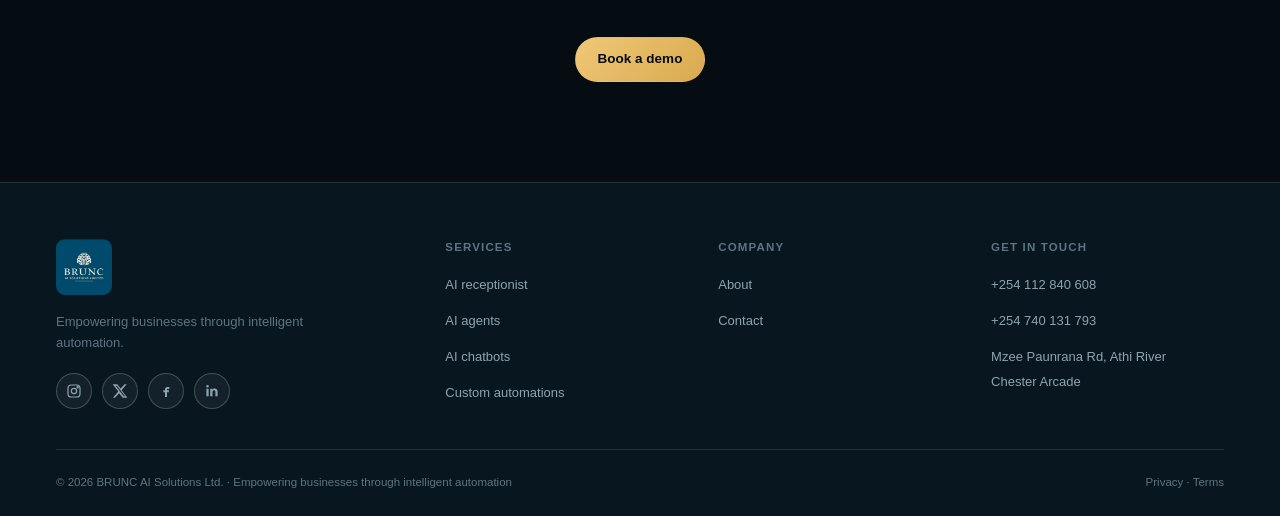
<file: about.html>
<!DOCTYPE html>
<html lang="en">
<head>
<meta charset="UTF-8">
<meta name="viewport" content="width=device-width, initial-scale=1.0">
<title>About BRUNC AI Solutions Ltd — Intelligent Automation for Every Business</title>
<meta name="description" content="Learn why BRUNC AI Solutions builds voice agents, chatbots, and automations for businesses, hospitals, SACCOs, and institutions facing high call and query volume.">
<meta name="keywords" content="AI receptionist Kenya, AI chatbot, AI voice agent, business automation, AI agents, customer support automation, BRUNC AI Solutions">
<meta name="author" content="BRUNC AI Solutions Ltd">
<link rel="canonical" href="https://www.brunc.ai/about.html">
<link rel="icon" type="image/jpeg" href="images/logo.jpeg">

<!-- Open Graph -->
<meta property="og:type" content="website">
<meta property="og:title" content="About BRUNC AI Solutions Ltd — Intelligent Automation for Every Business">
<meta property="og:description" content="Learn why BRUNC AI Solutions builds voice agents, chatbots, and automations for businesses, hospitals, SACCOs, and institutions facing high call and query volume.">
<meta property="og:image" content="https://www.brunc.ai/images/logo.jpeg">
<meta property="og:url" content="https://www.brunc.ai/about.html">
<meta property="og:site_name" content="BRUNC AI Solutions Ltd">

<!-- Twitter Card -->
<meta name="twitter:card" content="summary_large_image">
<meta name="twitter:title" content="About BRUNC AI Solutions Ltd — Intelligent Automation for Every Business">
<meta name="twitter:description" content="Learn why BRUNC AI Solutions builds voice agents, chatbots, and automations for businesses, hospitals, SACCOs, and institutions facing high call and query volume.">
<meta name="twitter:image" content="https://www.brunc.ai/images/logo.jpeg">
<link rel="stylesheet" href="styles.css">
<style>
  .about-hero h1 { font-size: clamp(34px, 4vw, 52px); font-weight: 800; line-height: 1.08; letter-spacing: -0.02em; max-width: 780px; margin-bottom: 20px; }
  .about-hero p { font-size: 16px; color: var(--muted); max-width: 560px; }

  .mission-grid { display: grid; grid-template-columns: 1fr 1fr; gap: 60px; align-items: center; }
  .mission-copy h2 { font-size: 30px; font-weight: 800; margin-bottom: 18px; line-height: 1.2; }
  .mission-copy p { font-size: 15px; color: var(--muted); line-height: 1.75; margin-bottom: 16px; }

  .mission-visual { padding: 32px; }
  .mission-stat-grid { display: grid; grid-template-columns: 1fr 1fr; gap: 16px; }
  .mstat { padding: 20px 0; border-top: 1px solid var(--surface-border); }
  .mstat:nth-child(-n+2) { border-top: none; }
  .mstat-num { font-size: 28px; font-weight: 800; color: var(--gold-bright); }
  .mstat-label { font-size: 12px; color: var(--muted); margin-top: 6px; }

  .values-grid { display: grid; grid-template-columns: repeat(3, 1fr); gap: 16px; }
  .value-card { padding: 36px 30px; }
  .value-icon { width: 26px; height: 26px; color: var(--gold-bright); margin-bottom: 20px; }
  .value-card h3 { font-size: 17px; font-weight: 700; margin-bottom: 10px; }
  .value-card p { font-size: 13.5px; color: var(--muted); line-height: 1.65; }

  .quote-block { max-width: 760px; margin: 0 auto; text-align: center; padding: 48px; }
  .quote-block blockquote { font-style: italic; font-size: 22px; line-height: 1.5; color: var(--text); margin-bottom: 28px; }
  .quote-attr { font-size: 13px; color: var(--muted); }
  .quote-attr .role { color: var(--gold-bright); }

  .timeline { display: flex; flex-direction: column; }
  .tl-row { display: grid; grid-template-columns: 140px 1fr; gap: 32px; padding: 26px 30px; }
  .tl-row + .tl-row { margin-top: 12px; }
  .tl-date { font-size: 13px; font-weight: 800; color: var(--gold-bright); letter-spacing: 0.03em; }
  .tl-content h4 { font-size: 15.5px; font-weight: 700; margin-bottom: 6px; }
  .tl-content p { font-size: 13.5px; color: var(--muted); }

  @media (max-width: 980px) {
    .mission-grid { grid-template-columns: 1fr; }
    .values-grid { grid-template-columns: 1fr; }
    .tl-row { grid-template-columns: 1fr; gap: 8px; }
  }
</style>
</head>
<body>

<div class="orb-field"><div class="orb orb-gold"></div><div class="orb orb-violet"></div><div class="orb orb-small"></div></div>

<header>
  <div class="logo-mark">
    <img src="images/logo.jpeg" alt="BRUNC AI Solutions Ltd logo">
  </div>
  <nav><ul>
    <li><a href="index.html">Home</a></li>
    <li><a href="services.html">Services</a></li>
    <li><a href="about.html" class="active">About</a></li>
    <li><a href="contact.html">Contact</a></li>
  </ul></nav>
  <div class="nav-cta">
    <a href="https://cal.com/daniel-mutuku/collaboration-discovery-call" target="_blank" rel="noopener" class="btn btn-gold">Book a demo</a>
    <a href="login.html" class="btn btn-gold">Log in</a>
    <button class="menu-toggle" id="menuToggle" aria-label="Open menu">
      <svg viewBox="0 0 24 24" fill="none" stroke="currentColor" stroke-width="2"><path d="M3 6h18M3 12h18M3 18h18"/></svg>
    </button>
  </div>
</header>
<div class="mobile-menu-overlay" id="mobileMenuOverlay"></div>
<div class="mobile-menu" id="mobileMenu">
  <div class="mobile-menu-close" id="mobileMenuClose"><svg viewBox="0 0 24 24" fill="none" stroke="currentColor" stroke-width="2"><path d="M18 6L6 18M6 6l12 12"/></svg></div>
  <ul>
    <li><a href="index.html">Home</a></li>
    <li><a href="services.html">Services</a></li>
    <li><a href="about.html" class="active">About</a></li>
    <li><a href="contact.html">Contact</a></li>
  </ul>
  <a href="login.html" class="btn btn-gold" style="width:100%; justify-content:center; margin-bottom:10px;">Log in</a>
  <a href="https://cal.com/daniel-mutuku/collaboration-discovery-call" target="_blank" rel="noopener" class="btn btn-ghost" style="width:100%; justify-content:center;">Book a demo</a>
</div>

<section class="page-hero about-hero">
  <div class="eyebrow">About BRUNC</div>
  <h1>We build the conversations your business doesn't have time to have.</h1>
  <p>BRUNC AI Solutions Ltd builds AI voice agents, chatbots, and automations for businesses, hospitals, SACCOs, and institutions — anywhere calls and queries outpace the people answering them.</p>
</section>

<section class="section-pad">
  <div class="wrap">
    <div class="mission-grid">
      <div class="mission-copy">
        <h2>Why we exist</h2>
        <p>Every business loses something to the gap between a question and an answer — a missed call, a slow reply, a customer who moves on before anyone gets back to them. That gap is rarely about effort. It's about hours in the day.</p>
        <p>BRUNC exists to close that gap. We build agents that know your business — your policies, your systems, your customers' actual questions — so the answer arrives the moment it's asked, in the language they're comfortable speaking, at any hour.</p>
        <p>We started by proving this could work in a real, high-volume environment, and built it to scale across any organization facing the same pressure — from clinics to SACCOs to enterprise support desks.</p>
      </div>
      <div class="mission-visual glass">
        <div class="mission-stat-grid">
          <div class="mstat"><div class="mstat-num">40%+</div><div class="mstat-label">Of customer queries arrive outside standard office hours</div></div>
          <div class="mstat"><div class="mstat-num">88%</div><div class="mstat-label">Resolution rate without human handoff</div></div>
          <div class="mstat"><div class="mstat-num">3+</div><div class="mstat-label">Languages spoken fluently by our voice agents</div></div>
          <div class="mstat"><div class="mstat-num">24/7</div><div class="mstat-label">Always-on coverage, no queue</div></div>
        </div>
      </div>
    </div>
  </div>
</section>

<section class="section-pad tight">
  <div class="wrap">
    <div class="section-head">
      <div><div class="section-kicker">How we work</div><h2 class="section-title">What every build stands on.</h2></div>
      <p class="section-desc">Three principles behind every agent we deploy.</p>
    </div>
    <div class="values-grid">
      <div class="value-card glass">
        <svg class="value-icon" viewBox="0 0 24 24" fill="none" stroke="currentColor" stroke-width="1.6"><path d="M12 2L3 7v6c0 5 4 9 9 9s9-4 9-9V7l-9-5z"/><path d="M9 12l2 2 4-4"/></svg>
        <h3>Built on your data</h3>
        <p>No generic scripts. Every agent is trained on your business's real policies, records, and past conversations.</p>
      </div>
      <div class="value-card glass">
        <svg class="value-icon" viewBox="0 0 24 24" fill="none" stroke="currentColor" stroke-width="1.6"><path d="M13 2L4 14h7l-1 8 9-12h-7l1-8z"/></svg>
        <h3>Fast to deploy</h3>
        <p>Most businesses move from first conversation to a live agent within weeks.</p>
      </div>
      <div class="value-card glass">
        <svg class="value-icon" viewBox="0 0 24 24" fill="none" stroke="currentColor" stroke-width="1.6"><rect x="3" y="11" width="18" height="10" rx="2"/><path d="M7 11V7a5 5 0 0 1 10 0v4"/></svg>
        <h3>Accountable by design</h3>
        <p>Every call and chat is logged with a full transcript, so nothing an agent does is a black box.</p>
      </div>
    </div>
  </div>
</section>

<section class="section-pad">
  <div class="wrap">
    <div class="quote-block glass">
      <blockquote>"The live demonstration proved the agent's ability to understand real, complex queries and resolve them instantly, in the customer's own language — no scripts, no delays."</blockquote>
      <div class="quote-attr">From an early pilot deployment<br><span class="role">BRUNC AI Solutions</span></div>
    </div>
  </div>
</section>

<section class="section-pad tight">
  <div class="wrap">
    <div class="section-head">
      <div><div class="section-kicker">Milestones</div><h2 class="section-title">Where we are.</h2></div>
      <p class="section-desc">A brief, honest account — not a long history.</p>
    </div>
    <div class="timeline">
      <div class="tl-row glass"><div class="tl-date">Founded</div><div class="tl-content"><h4>BRUNC AI Solutions Ltd established</h4><p>Started with a single, focused problem: call and query volume that outpaces the people available to answer it.</p></div></div>
      <div class="tl-row glass"><div class="tl-date">First deployment</div><div class="tl-content"><h4>First agent validated live, in a real environment</h4><p>Demonstrated resolving real customer queries and administrative inquiries in real time.</p></div></div>
      <div class="tl-row glass"><div class="tl-date">Multilingual</div><div class="tl-content"><h4>Expanded language support</h4><p>Added fluent Kiswahili and local-language support so no caller is left navigating a barrier.</p></div></div>
      <div class="tl-row glass"><div class="tl-date">Now</div><div class="tl-content"><h4>Expanding across sectors</h4><p>Building toward a pan-African footprint across businesses, healthcare, finance, and enterprise.</p></div></div>
    </div>
  </div>
</section>

<section class="cta-band panel-alt" style="padding:100px 56px; text-align:center; border-top:1px solid var(--surface-border);">
  <div class="eyebrow" style="justify-content:center">Let's work together</div>
  <h2 style="font-size:clamp(28px,3.4vw,42px); font-weight:800; margin-bottom:18px;">Bring BRUNC to your business.</h2>
  <p style="color:var(--muted); margin-bottom:32px;">We'll show you what it looks like with your own data, in a short call.</p>
  <div class="actions-row" style="justify-content:center;"><a href="https://cal.com/daniel-mutuku/collaboration-discovery-call" target="_blank" rel="noopener" class="btn btn-gold">Book a demo</a></div>
</section>

<footer>
  <div class="footer-grid">
    <div>
      <div class="logo-mark"><img src="images/logo.jpeg" alt="BRUNC AI Solutions Ltd logo" style="height:56px; width:auto; border-radius:9px;"></div>
      <p class="footer-brand-desc">Empowering businesses through intelligent automation.</p>
      <div class="footer-social">
        <a href="#" aria-label="Instagram" target="_blank" rel="noopener">
          <svg viewBox="0 0 24 24" fill="none" stroke="currentColor" stroke-width="1.8"><rect x="3" y="3" width="18" height="18" rx="5"/><circle cx="12" cy="12" r="4"/><circle cx="17.5" cy="6.5" r="1"/></svg>
        </a>
        <a href="#" aria-label="Twitter / X" target="_blank" rel="noopener">
          <svg viewBox="0 0 24 24" fill="currentColor"><path d="M18.9 2H22l-7.6 8.7L23 22h-6.9l-5.4-6.6L4.4 22H1.3l8.2-9.3L1 2h7l4.9 6.1L18.9 2zm-1.2 18h1.9L7.4 4H5.4l12.3 16z"/></svg>
        </a>
        <a href="#" aria-label="Facebook" target="_blank" rel="noopener">
          <svg viewBox="0 0 24 24" fill="currentColor"><path d="M14 9h3V6h-3c-2 0-3.5 1.5-3.5 3.5V11H8v3h2.5v7h3v-7h2.7l.3-3h-3v-1.5c0-.6.4-1 1-1z"/></svg>
        </a>
        <a href="#" aria-label="LinkedIn" target="_blank" rel="noopener">
          <svg viewBox="0 0 24 24" fill="currentColor"><path d="M6.94 8.5H3.56V20h3.38V8.5zM5.25 3a1.96 1.96 0 1 0 0 3.92A1.96 1.96 0 0 0 5.25 3zM20.44 20h-3.37v-6.02c0-1.43-.03-3.28-2-3.28-2 0-2.31 1.56-2.31 3.17V20H9.4V8.5h3.24v1.57h.05c.45-.85 1.56-1.75 3.2-1.75 3.42 0 4.55 2.25 4.55 5.17V20z"/></svg>
        </a>
      </div>
    </div>
    <div class="footer-col"><h5>Services</h5><ul><li><a href="services.html">AI receptionist</a></li><li><a href="services.html">AI agents</a></li><li><a href="services.html">AI chatbots</a></li><li><a href="services.html">Custom automations</a></li></ul></div>
    <div class="footer-col"><h5>Company</h5><ul><li><a href="about.html">About</a></li><li><a href="contact.html">Contact</a></li></ul></div>
    <div class="footer-col"><h5>Get in touch</h5><ul><li><a href="tel:+254112840608">+254 112 840 608</a></li><li><a href="tel:+254740131793">+254 740 131 793</a></li><li><a href="contact.html">Mzee Paunrana Rd, Athi River<br>Chester Arcade</a></li></ul></div>
  </div>
  <div class="footer-bottom"><span>© 2026 BRUNC AI Solutions Ltd. · Empowering businesses through intelligent automation</span><span>Privacy · Terms</span></div>
</footer>

<script>
(function() {
  const toggle = document.getElementById('menuToggle');
  const menu = document.getElementById('mobileMenu');
  const overlay = document.getElementById('mobileMenuOverlay');
  const closeBtn = document.getElementById('mobileMenuClose');
  function openMenu() { menu.classList.add('open'); overlay.classList.add('open'); }
  function closeMenu() { menu.classList.remove('open'); overlay.classList.remove('open'); }
  if (toggle) toggle.addEventListener('click', openMenu);
  if (closeBtn) closeBtn.addEventListener('click', closeMenu);
  if (overlay) overlay.addEventListener('click', closeMenu);
})();
</script>
</body>
</html>
</file>
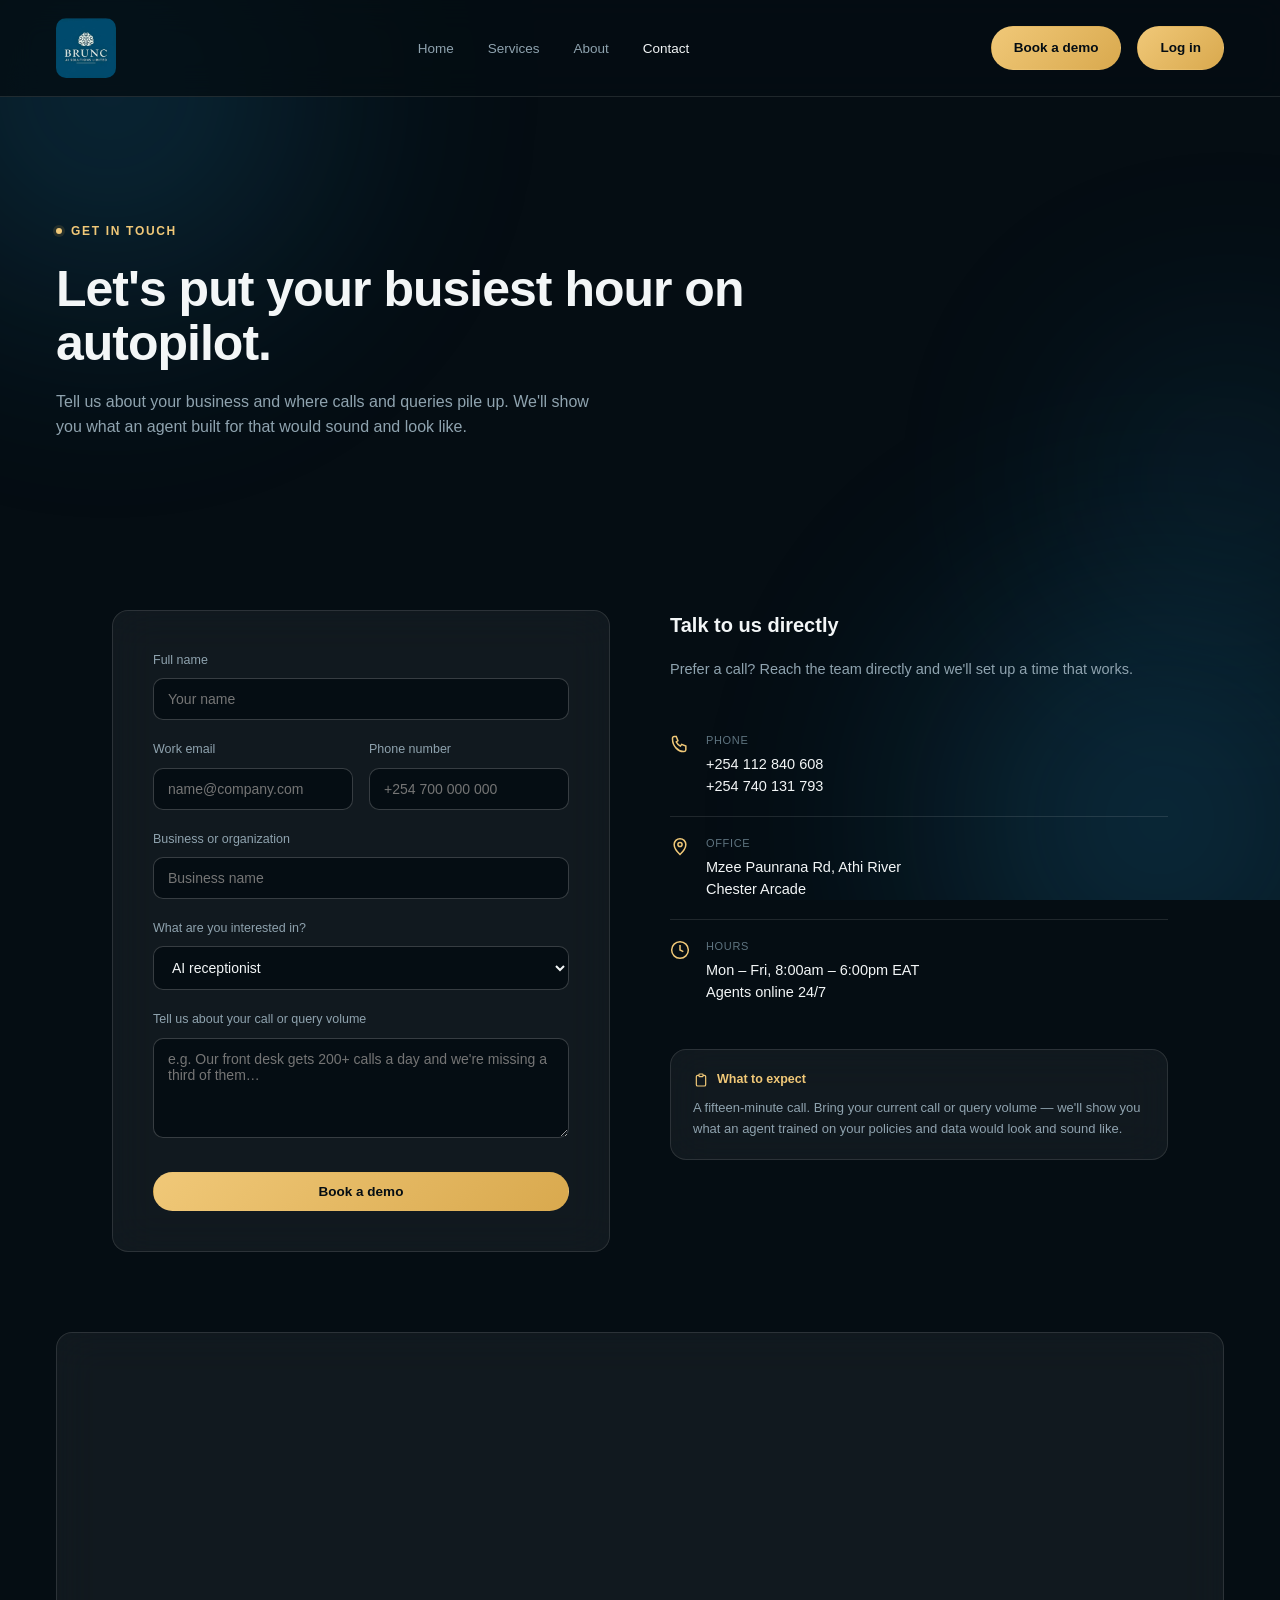
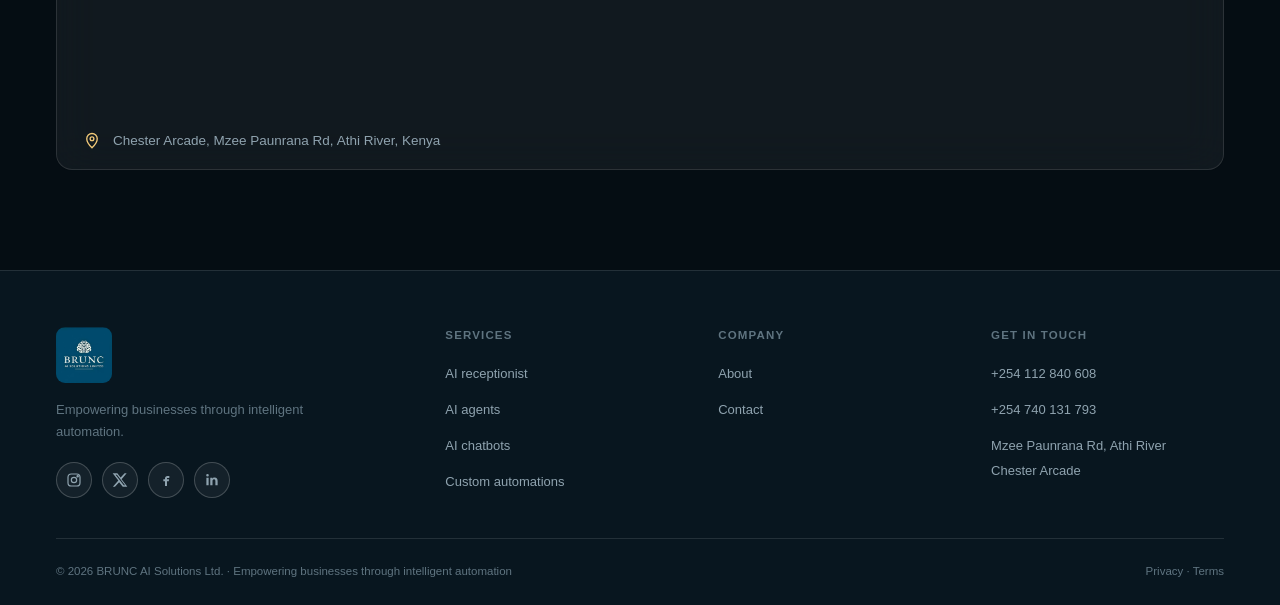
<file: contact.html>
<!DOCTYPE html>
<html lang="en">
<head>
<meta charset="UTF-8">
<meta name="viewport" content="width=device-width, initial-scale=1.0">
<title>Contact BRUNC AI Solutions — Book a Demo</title>
<meta name="description" content="Get in touch with BRUNC AI Solutions Ltd. Call, message, or visit us at Chester Arcade, Athi River, Kenya, and see what an AI agent built for your business looks like.">
<meta name="keywords" content="AI receptionist Kenya, AI chatbot, AI voice agent, business automation, AI agents, customer support automation, BRUNC AI Solutions">
<meta name="author" content="BRUNC AI Solutions Ltd">
<link rel="canonical" href="https://www.brunc.ai/contact.html">
<link rel="icon" type="image/jpeg" href="images/logo.jpeg">

<!-- Open Graph -->
<meta property="og:type" content="website">
<meta property="og:title" content="Contact BRUNC AI Solutions — Book a Demo">
<meta property="og:description" content="Get in touch with BRUNC AI Solutions Ltd. Call, message, or visit us at Chester Arcade, Athi River, Kenya, and see what an AI agent built for your business looks like.">
<meta property="og:image" content="https://www.brunc.ai/images/logo.jpeg">
<meta property="og:url" content="https://www.brunc.ai/contact.html">
<meta property="og:site_name" content="BRUNC AI Solutions Ltd">

<!-- Twitter Card -->
<meta name="twitter:card" content="summary_large_image">
<meta name="twitter:title" content="Contact BRUNC AI Solutions — Book a Demo">
<meta name="twitter:description" content="Get in touch with BRUNC AI Solutions Ltd. Call, message, or visit us at Chester Arcade, Athi River, Kenya, and see what an AI agent built for your business looks like.">
<meta name="twitter:image" content="https://www.brunc.ai/images/logo.jpeg">
<link rel="stylesheet" href="styles.css">
<style>
  .contact-hero h1 { font-size: clamp(34px, 4vw, 50px); font-weight: 800; line-height: 1.08; letter-spacing: -0.02em; max-width: 700px; margin-bottom: 20px; }
  .contact-hero p { font-size: 16px; color: var(--muted); max-width: 540px; }

  .contact-grid { display: grid; grid-template-columns: 1fr 1fr; gap: 60px; align-items: start; }

  .contact-form { padding: 40px; }
  .form-row { margin-bottom: 20px; }
  .form-row label { display: block; font-size: 12.5px; color: var(--muted); margin-bottom: 8px; }
  .form-row input, .form-row select, .form-row textarea {
    width: 100%; background: var(--void); border: 1px solid var(--surface-border-strong); border-radius: 10px;
    padding: 12px 14px; font-size: 14px; color: var(--text); font-family: 'Inter', sans-serif;
  }
  .form-row input:focus, .form-row select:focus, .form-row textarea:focus { outline: none; border-color: var(--gold); }
  .form-row textarea { resize: vertical; min-height: 100px; }
  .form-row-2 { display: grid; grid-template-columns: 1fr 1fr; gap: 16px; }
  .form-submit { width: 100%; justify-content: center; margin-top: 6px; }

  .contact-info h3 { font-size: 20px; font-weight: 800; margin-bottom: 16px; }
  .contact-info > p { font-size: 14.5px; color: var(--muted); line-height: 1.7; margin-bottom: 32px; }

  .info-row { display: flex; gap: 16px; padding: 18px 0; border-top: 1px solid var(--surface-border); }
  .contact-info .info-row:first-of-type { border-top: none; }
  .info-icon { width: 20px; height: 20px; color: var(--gold-bright); flex-shrink: 0; margin-top: 2px; }
  .info-label { font-size: 11px; color: var(--muted-dim); text-transform: uppercase; letter-spacing: 0.06em; margin-bottom: 4px; }
  .info-value { font-size: 14.5px; color: var(--text); }

  .demo-note { padding: 20px 22px; margin-top: 28px; }
  .demo-note-title { font-size: 12.5px; font-weight: 700; color: var(--gold-bright); margin-bottom: 8px; display: flex; align-items: center; gap: 8px; }
  .demo-note-title svg { width: 16px; height: 16px; }
  .demo-note p { font-size: 13px; color: var(--muted); line-height: 1.6; }

  .success-msg { display: none; padding: 24px; text-align: center; }
  .success-msg svg { width: 30px; height: 30px; color: var(--gold-bright); margin-bottom: 12px; }
  .success-msg h4 { font-size: 15px; font-weight: 700; margin-bottom: 6px; }
  .success-msg p { font-size: 13px; color: var(--muted); }

  .map-section { padding: 0 56px 100px; }
  .map-wrap { max-width: 1280px; margin: 0 auto; border-radius: 16px; overflow: hidden; }
  .map-frame { width: 100%; height: 380px; border: 0; filter: grayscale(0.4) invert(0.9) contrast(0.85); display: block; }
  .map-caption { padding: 18px 26px; display: flex; align-items: center; gap: 12px; font-size: 13.5px; color: var(--muted); }
  .map-caption svg { width: 18px; height: 18px; color: var(--gold-bright); flex-shrink: 0; }

  @media (max-width: 980px) {
    .contact-grid { grid-template-columns: 1fr; }
    .form-row-2 { grid-template-columns: 1fr; }
    .map-section { padding: 0 22px 70px; }
  }
</style>
</head>
<body>

<div class="orb-field"><div class="orb orb-gold"></div><div class="orb orb-violet"></div><div class="orb orb-small"></div></div>

<header>
  <div class="logo-mark">
    <img src="images/logo.jpeg" alt="BRUNC AI Solutions Ltd logo">
  </div>
  <nav><ul>
    <li><a href="index.html">Home</a></li>
    <li><a href="services.html">Services</a></li>
    <li><a href="about.html">About</a></li>
    <li><a href="contact.html" class="active">Contact</a></li>
  </ul></nav>
  <div class="nav-cta">
    <a href="https://cal.com/daniel-mutuku/collaboration-discovery-call" target="_blank" rel="noopener" class="btn btn-gold">Book a demo</a>
    <a href="login.html" class="btn btn-gold">Log in</a>
    <button class="menu-toggle" id="menuToggle" aria-label="Open menu">
      <svg viewBox="0 0 24 24" fill="none" stroke="currentColor" stroke-width="2"><path d="M3 6h18M3 12h18M3 18h18"/></svg>
    </button>
  </div>
</header>
<div class="mobile-menu-overlay" id="mobileMenuOverlay"></div>
<div class="mobile-menu" id="mobileMenu">
  <div class="mobile-menu-close" id="mobileMenuClose"><svg viewBox="0 0 24 24" fill="none" stroke="currentColor" stroke-width="2"><path d="M18 6L6 18M6 6l12 12"/></svg></div>
  <ul>
    <li><a href="index.html">Home</a></li>
    <li><a href="services.html">Services</a></li>
    <li><a href="about.html">About</a></li>
    <li><a href="contact.html" class="active">Contact</a></li>
  </ul>
  <a href="login.html" class="btn btn-gold" style="width:100%; justify-content:center; margin-bottom:10px;">Log in</a>
  <a href="https://cal.com/daniel-mutuku/collaboration-discovery-call" target="_blank" rel="noopener" class="btn btn-ghost" style="width:100%; justify-content:center;">Book a demo</a>
</div>

<section class="page-hero contact-hero">
  <div class="eyebrow">Get in touch</div>
  <h1>Let's put your busiest hour on autopilot.</h1>
  <p>Tell us about your business and where calls and queries pile up. We'll show you what an agent built for that would sound and look like.</p>
</section>

<section class="section-pad tight">
  <div class="wrap">
    <div class="contact-grid">

      <div class="contact-form glass">
        <form id="demoForm">
          <div class="form-row">
            <label for="name">Full name</label>
            <input type="text" id="name" placeholder="Your name" required>
          </div>
          <div class="form-row-2">
            <div class="form-row">
              <label for="email">Work email</label>
              <input type="email" id="email" placeholder="name@company.com" required>
            </div>
            <div class="form-row">
              <label for="phone">Phone number</label>
              <input type="tel" id="phone" placeholder="+254 700 000 000">
            </div>
          </div>
          <div class="form-row">
            <label for="org">Business or organization</label>
            <input type="text" id="org" placeholder="Business name" required>
          </div>
          <div class="form-row">
            <label for="interest">What are you interested in?</label>
            <select id="interest">
              <option>AI receptionist</option>
              <option>AI agents</option>
              <option>AI chatbots</option>
              <option>Custom automations</option>
              <option>Not sure yet</option>
            </select>
          </div>
          <div class="form-row">
            <label for="message">Tell us about your call or query volume</label>
            <textarea id="message" placeholder="e.g. Our front desk gets 200+ calls a day and we're missing a third of them…"></textarea>
          </div>
          <button type="submit" class="btn btn-gold form-submit">Book a demo</button>
        </form>
        <div class="success-msg" id="successMsg">
          <svg viewBox="0 0 24 24" fill="none" stroke="currentColor" stroke-width="2"><path d="M20 6L9 17l-5-5"/></svg>
          <h4>Request received</h4>
          <p>We'll reach out shortly to schedule your demo.</p>
        </div>
      </div>

      <div class="contact-info">
        <h3>Talk to us directly</h3>
        <p>Prefer a call? Reach the team directly and we'll set up a time that works.</p>

        <div class="info-row">
          <svg class="info-icon" viewBox="0 0 24 24" fill="none" stroke="currentColor" stroke-width="1.8"><path d="M3 5a2 2 0 0 1 2-2h2.5l2 5-2 1.5a11 11 0 0 0 5 5l1.5-2 5 2V19a2 2 0 0 1-2 2h-1C9.6 21 3 14.4 3 6V5z"/></svg>
          <div><div class="info-label">Phone</div><div class="info-value">+254 112 840 608<br>+254 740 131 793</div></div>
        </div>
        <div class="info-row">
          <svg class="info-icon" viewBox="0 0 24 24" fill="none" stroke="currentColor" stroke-width="1.8"><path d="M12 21s7-6.5 7-12a7 7 0 1 0-14 0c0 5.5 7 12 7 12z"/><circle cx="12" cy="9" r="2.5"/></svg>
          <div><div class="info-label">Office</div><div class="info-value">Mzee Paunrana Rd, Athi River<br>Chester Arcade</div></div>
        </div>
        <div class="info-row">
          <svg class="info-icon" viewBox="0 0 24 24" fill="none" stroke="currentColor" stroke-width="1.8"><circle cx="12" cy="12" r="10"/><path d="M12 6v6l4 2"/></svg>
          <div><div class="info-label">Hours</div><div class="info-value">Mon – Fri, 8:00am – 6:00pm EAT<br>Agents online 24/7</div></div>
        </div>

        <div class="demo-note glass">
          <div class="demo-note-title"><svg viewBox="0 0 24 24" fill="none" stroke="currentColor" stroke-width="1.8"><path d="M9 5H7a2 2 0 0 0-2 2v12a2 2 0 0 0 2 2h10a2 2 0 0 0 2-2V7a2 2 0 0 0-2-2h-2"/><rect x="9" y="3" width="6" height="4" rx="1"/></svg>What to expect</div>
          <p>A fifteen-minute call. Bring your current call or query volume — we'll show you what an agent trained on your policies and data would look and sound like.</p>
        </div>
      </div>

    </div>
  </div>
</section>

<section class="map-section">
  <div class="map-wrap glass">
    <iframe class="map-frame" loading="lazy" allowfullscreen
      src="https://www.google.com/maps?q=Chester+Arcade+Athi+River+Kenya&output=embed">
    </iframe>
    <div class="map-caption">
      <svg viewBox="0 0 24 24" fill="none" stroke="currentColor" stroke-width="1.8"><path d="M12 21s7-6.5 7-12a7 7 0 1 0-14 0c0 5.5 7 12 7 12z"/><circle cx="12" cy="9" r="2.5"/></svg>
      Chester Arcade, Mzee Paunrana Rd, Athi River, Kenya
    </div>
  </div>
</section>

<footer>
  <div class="footer-grid">
    <div>
      <div class="logo-mark"><img src="images/logo.jpeg" alt="BRUNC AI Solutions Ltd logo" style="height:56px; width:auto; border-radius:9px;"></div>
      <p class="footer-brand-desc">Empowering businesses through intelligent automation.</p>
      <div class="footer-social">
        <a href="#" aria-label="Instagram" target="_blank" rel="noopener">
          <svg viewBox="0 0 24 24" fill="none" stroke="currentColor" stroke-width="1.8"><rect x="3" y="3" width="18" height="18" rx="5"/><circle cx="12" cy="12" r="4"/><circle cx="17.5" cy="6.5" r="1"/></svg>
        </a>
        <a href="#" aria-label="Twitter / X" target="_blank" rel="noopener">
          <svg viewBox="0 0 24 24" fill="currentColor"><path d="M18.9 2H22l-7.6 8.7L23 22h-6.9l-5.4-6.6L4.4 22H1.3l8.2-9.3L1 2h7l4.9 6.1L18.9 2zm-1.2 18h1.9L7.4 4H5.4l12.3 16z"/></svg>
        </a>
        <a href="#" aria-label="Facebook" target="_blank" rel="noopener">
          <svg viewBox="0 0 24 24" fill="currentColor"><path d="M14 9h3V6h-3c-2 0-3.5 1.5-3.5 3.5V11H8v3h2.5v7h3v-7h2.7l.3-3h-3v-1.5c0-.6.4-1 1-1z"/></svg>
        </a>
        <a href="#" aria-label="LinkedIn" target="_blank" rel="noopener">
          <svg viewBox="0 0 24 24" fill="currentColor"><path d="M6.94 8.5H3.56V20h3.38V8.5zM5.25 3a1.96 1.96 0 1 0 0 3.92A1.96 1.96 0 0 0 5.25 3zM20.44 20h-3.37v-6.02c0-1.43-.03-3.28-2-3.28-2 0-2.31 1.56-2.31 3.17V20H9.4V8.5h3.24v1.57h.05c.45-.85 1.56-1.75 3.2-1.75 3.42 0 4.55 2.25 4.55 5.17V20z"/></svg>
        </a>
      </div>
    </div>
    <div class="footer-col"><h5>Services</h5><ul><li><a href="services.html">AI receptionist</a></li><li><a href="services.html">AI agents</a></li><li><a href="services.html">AI chatbots</a></li><li><a href="services.html">Custom automations</a></li></ul></div>
    <div class="footer-col"><h5>Company</h5><ul><li><a href="about.html">About</a></li><li><a href="contact.html">Contact</a></li></ul></div>
    <div class="footer-col"><h5>Get in touch</h5><ul><li><a href="tel:+254112840608">+254 112 840 608</a></li><li><a href="tel:+254740131793">+254 740 131 793</a></li><li><a href="contact.html">Mzee Paunrana Rd, Athi River<br>Chester Arcade</a></li></ul></div>
  </div>
  <div class="footer-bottom"><span>© 2026 BRUNC AI Solutions Ltd. · Empowering businesses through intelligent automation</span><span>Privacy · Terms</span></div>
</footer>

<script>
(function() {
  const toggle = document.getElementById('menuToggle');
  const menu = document.getElementById('mobileMenu');
  const overlay = document.getElementById('mobileMenuOverlay');
  const closeBtn = document.getElementById('mobileMenuClose');
  function openMenu() { menu.classList.add('open'); overlay.classList.add('open'); }
  function closeMenu() { menu.classList.remove('open'); overlay.classList.remove('open'); }
  if (toggle) toggle.addEventListener('click', openMenu);
  if (closeBtn) closeBtn.addEventListener('click', closeMenu);
  if (overlay) overlay.addEventListener('click', closeMenu);
})();

document.getElementById('demoForm').addEventListener('submit', function(e) {
  e.preventDefault();
  this.style.display = 'none';
  document.getElementById('successMsg').style.display = 'block';
});
</script>
</body>
</html>
</file>
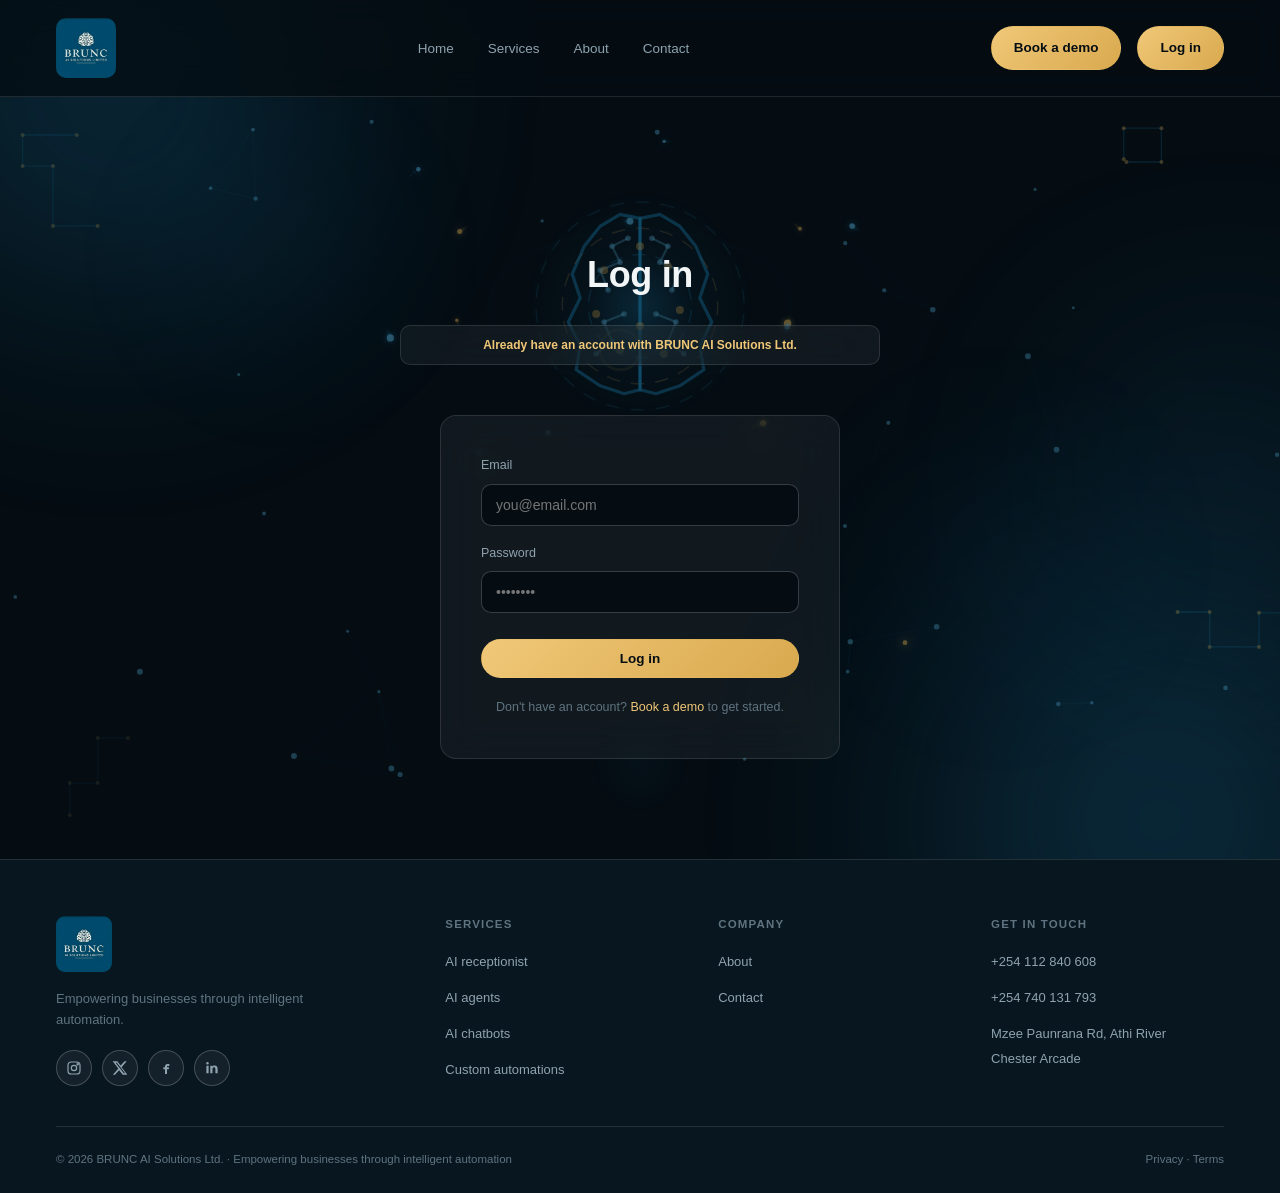
<file: login.html>
<!DOCTYPE html>
<html lang="en">
<head>
<meta charset="UTF-8">
<meta name="viewport" content="width=device-width, initial-scale=1.0">
<title>Log in — BRUNC AI Solutions Ltd</title>
<meta name="description" content="Log in to your BRUNC AI Solutions account to track your AI agents, calls, and conversations.">
<meta name="keywords" content="AI receptionist Kenya, AI chatbot, AI voice agent, business automation, AI agents, customer support automation, BRUNC AI Solutions">
<meta name="author" content="BRUNC AI Solutions Ltd">
<link rel="canonical" href="https://www.brunc.ai/login.html">
<link rel="icon" type="image/jpeg" href="images/logo.jpeg">

<!-- Open Graph -->
<meta property="og:type" content="website">
<meta property="og:title" content="Log in — BRUNC AI Solutions Ltd">
<meta property="og:description" content="Log in to your BRUNC AI Solutions account to track your AI agents, calls, and conversations.">
<meta property="og:image" content="https://www.brunc.ai/images/logo.jpeg">
<meta property="og:url" content="https://www.brunc.ai/login.html">
<meta property="og:site_name" content="BRUNC AI Solutions Ltd">

<!-- Twitter Card -->
<meta name="twitter:card" content="summary_large_image">
<meta name="twitter:title" content="Log in — BRUNC AI Solutions Ltd">
<meta name="twitter:description" content="Log in to your BRUNC AI Solutions account to track your AI agents, calls, and conversations.">
<meta name="twitter:image" content="https://www.brunc.ai/images/logo.jpeg">
<link rel="stylesheet" href="styles.css">
<style>
  .login-hero { padding: 150px 56px 50px; text-align: center; position: relative; z-index: 2; }
  .login-hero h1 { font-size: clamp(26px, 3vw, 36px); font-weight: 800; margin-bottom: 10px; letter-spacing: -0.01em; }
  .demo-flag { max-width: 480px; margin: 22px auto 0; padding: 10px 16px; font-size: 12px; color: var(--gold-bright); text-align: center; font-weight: 600; border-radius: 10px; }

  .login-box-wrap { padding: 0 56px 100px; display: flex; justify-content: center; position: relative; z-index: 2; }
  .login-box { padding: 40px; max-width: 400px; width: 100%; }
  .login-box .form-row { margin-bottom: 18px; }
  .login-box label { display: block; font-size: 12.5px; color: var(--muted); margin-bottom: 8px; }
  .login-box input { width: 100%; background: var(--void); border: 1px solid var(--surface-border-strong); border-radius: 10px; padding: 12px 14px; font-size: 14px; color: var(--text); }
  .login-box input:focus { outline: none; border-color: var(--gold); }
  .login-submit { width: 100%; justify-content: center; margin-top: 8px; }
  .login-foot { text-align: center; margin-top: 20px; font-size: 12.5px; color: var(--muted-dim); }
  .login-foot a { color: var(--gold-bright); }

  .dash-wrap { display: none; padding: 130px 40px 80px; max-width: 1320px; margin: 0 auto; position: relative; z-index: 2; }
  .dash-topbar { display: flex; justify-content: space-between; align-items: center; margin-bottom: 32px; flex-wrap: wrap; gap: 16px; }
  .dash-welcome h2 { font-size: 24px; font-weight: 800; margin-bottom: 4px; }
  .dash-welcome p { font-size: 13.5px; color: var(--muted); }
  .dash-actions { display: flex; gap: 12px; }

  .dash-stats-row { display: grid; grid-template-columns: repeat(4, 1fr); gap: 16px; margin-bottom: 28px; }
  .dstat { padding: 22px; }
  .dstat-label { font-size: 11px; color: var(--muted-dim); text-transform: uppercase; letter-spacing: 0.05em; margin-bottom: 10px; }
  .dstat-value { font-size: 26px; font-weight: 800; }
  .dstat-delta { font-size: 11.5px; color: #6FCF97; margin-top: 6px; }

  .dash-main-grid { display: grid; grid-template-columns: 1.4fr 1fr; gap: 20px; }
  .dash-panel { padding: 26px; }
  .dash-panel h3 { font-size: 15px; font-weight: 700; margin-bottom: 18px; }

  .agent-row { display: flex; align-items: center; justify-content: space-between; padding: 14px 0; border-top: 1px solid var(--surface-border); }
  .dash-panel .agent-row:first-of-type { border-top: none; }
  .agent-info { display: flex; align-items: center; gap: 12px; }
  .agent-dot-icon { width: 34px; height: 34px; border-radius: 10px; background: var(--gold-soft); border: 1px solid rgba(217,169,78,0.4); display: flex; align-items: center; justify-content: center; }
  .agent-dot-icon svg { width: 16px; height: 16px; color: var(--gold-bright); }
  .agent-name { font-size: 13.5px; font-weight: 600; }
  .agent-sub { font-size: 11.5px; color: var(--muted-dim); }
  .agent-status { font-size: 10.5px; padding: 3px 10px; border-radius: 20px; background: rgba(111,207,151,0.15); color: #6FCF97; font-weight: 600; }

  .log-row { display: flex; align-items: center; justify-content: space-between; padding: 12px 0; border-top: 1px solid var(--surface-border); font-size: 12.5px; }
  .dash-panel .log-row:first-of-type { border-top: none; }
  .log-time { color: var(--muted-dim); font-size: 11px; }

  .mini-chart { display: flex; align-items: flex-end; gap: 6px; height: 90px; margin-top: 16px; }
  .mini-bar { flex: 1; background: linear-gradient(180deg, var(--gold-bright), var(--gold)); border-radius: 4px 4px 0 0; opacity: 0.85; }

  @media (max-width: 980px) {
    .dash-main-grid { grid-template-columns: 1fr; }
    .dash-stats-row { grid-template-columns: 1fr 1fr; }
  }
  .neural-canvas {
    position: fixed;
    inset: 0;
    z-index: 0;
    pointer-events: none;
    opacity: 0.55;
  }
</style>
</head>
<body>

<div class="orb-field"><div class="orb orb-gold"></div><div class="orb orb-violet"></div><div class="orb orb-small"></div></div>
<canvas id="neuralCanvas" class="neural-canvas"></canvas>

<header>
  <div class="logo-mark">
    <img src="images/logo.jpeg" alt="BRUNC AI Solutions Ltd logo">
  </div>
  <nav><ul>
    <li><a href="index.html">Home</a></li>
    <li><a href="services.html">Services</a></li>
    <li><a href="about.html">About</a></li>
    <li><a href="contact.html">Contact</a></li>
  </ul></nav>
  <div class="nav-cta">
    <a href="https://cal.com/daniel-mutuku/collaboration-discovery-call" target="_blank" rel="noopener" class="btn btn-gold">Book a demo</a>
    <a href="login.html" class="btn btn-gold">Log in</a>
    <button class="menu-toggle" id="menuToggle" aria-label="Open menu">
      <svg viewBox="0 0 24 24" fill="none" stroke="currentColor" stroke-width="2"><path d="M3 6h18M3 12h18M3 18h18"/></svg>
    </button>
  </div>
</header>
<div class="mobile-menu-overlay" id="mobileMenuOverlay"></div>
<div class="mobile-menu" id="mobileMenu">
  <div class="mobile-menu-close" id="mobileMenuClose"><svg viewBox="0 0 24 24" fill="none" stroke="currentColor" stroke-width="2"><path d="M18 6L6 18M6 6l12 12"/></svg></div>
  <ul>
    <li><a href="index.html">Home</a></li>
    <li><a href="services.html">Services</a></li>
    <li><a href="about.html">About</a></li>
    <li><a href="contact.html">Contact</a></li>
  </ul>
  <a href="login.html" class="btn btn-gold" style="width:100%; justify-content:center; margin-bottom:10px;">Log in</a>
  <a href="https://cal.com/daniel-mutuku/collaboration-discovery-call" target="_blank" rel="noopener" class="btn btn-ghost" style="width:100%; justify-content:center;">Book a demo</a>
</div>

<div id="loginView">
  <section class="login-hero">
    <h1>Log in</h1>
    <div class="demo-flag glass">Already have an account with BRUNC AI Solutions Ltd.</div>
  </section>
  <div class="login-box-wrap">
    <div class="login-box glass">
      <div class="form-row"><label>Email</label><input type="email" id="loginEmail" placeholder="you@email.com"></div>
      <div class="form-row"><label>Password</label><input type="password" id="loginPass" placeholder="••••••••"></div>
      <button class="btn btn-gold login-submit" id="loginBtn">Log in</button>
      <div class="login-foot">Don't have an account? <a href="https://cal.com/daniel-mutuku/collaboration-discovery-call" target="_blank" rel="noopener">Book a demo</a> to get started.</div>
    </div>
  </div>
</div>

<div class="dash-wrap" id="dashView">
  <div class="dash-topbar">
    <div class="dash-welcome">
      <h2>Welcome back</h2>
      <p>Here's how your agents performed over the last 7 days.</p>
    </div>
    <div class="dash-actions">
      <a href="contact.html" class="btn btn-ghost">Contact support</a>
      <a href="#" id="logoutBtn" class="btn btn-gold">Log out</a>
    </div>
  </div>

  <div class="dash-stats-row">
    <div class="dstat glass"><div class="dstat-label">Calls handled</div><div class="dstat-value">1,842</div><div class="dstat-delta">↑ 12% vs last week</div></div>
    <div class="dstat glass"><div class="dstat-label">Chat conversations</div><div class="dstat-value">3,105</div><div class="dstat-delta">↑ 8% vs last week</div></div>
    <div class="dstat glass"><div class="dstat-label">Resolution rate</div><div class="dstat-value">89%</div><div class="dstat-delta">↑ 3pts vs last week</div></div>
    <div class="dstat glass"><div class="dstat-label">Avg. response time</div><div class="dstat-value">1.4s</div><div class="dstat-delta">↓ 0.3s vs last week</div></div>
  </div>

  <div class="dash-main-grid">
    <div class="dash-panel glass">
      <h3>Your active agents</h3>
      <div class="agent-row">
        <div class="agent-info">
          <div class="agent-dot-icon"><svg viewBox="0 0 24 24" fill="none" stroke="currentColor" stroke-width="1.8"><path d="M3 5a2 2 0 0 1 2-2h2.5l2 5-2 1.5a11 11 0 0 0 5 5l1.5-2 5 2V19a2 2 0 0 1-2 2h-1C9.6 21 3 14.4 3 6V5z"/></svg></div>
          <div><div class="agent-name">AI receptionist</div><div class="agent-sub">English, Kiswahili · Voice</div></div>
        </div>
        <span class="agent-status">Active</span>
      </div>
      <div class="agent-row">
        <div class="agent-info">
          <div class="agent-dot-icon"><svg viewBox="0 0 24 24" fill="none" stroke="currentColor" stroke-width="1.8"><path d="M4 4h16v12H8l-4 4V4z"/></svg></div>
          <div><div class="agent-name">Website chatbot</div><div class="agent-sub">Web widget · Text</div></div>
        </div>
        <span class="agent-status">Active</span>
      </div>
      <div class="agent-row">
        <div class="agent-info">
          <div class="agent-dot-icon"><svg viewBox="0 0 24 24" fill="none" stroke="currentColor" stroke-width="1.8"><rect x="3" y="4" width="18" height="14" rx="2"/><circle cx="9" cy="10" r="1"/><circle cx="15" cy="10" r="1"/></svg></div>
          <div><div class="agent-name">WhatsApp assistant</div><div class="agent-sub">Social · Text</div></div>
        </div>
        <span class="agent-status">Active</span>
      </div>
      <div style="margin-top:18px;">
        <div style="font-size:11px; color:var(--muted-dim); text-transform:uppercase; letter-spacing:0.05em; margin-bottom:4px;">Calls this week</div>
        <div class="mini-chart">
          <div class="mini-bar" style="height:40%"></div>
          <div class="mini-bar" style="height:65%"></div>
          <div class="mini-bar" style="height:50%"></div>
          <div class="mini-bar" style="height:80%"></div>
          <div class="mini-bar" style="height:70%"></div>
          <div class="mini-bar" style="height:95%"></div>
          <div class="mini-bar" style="height:60%"></div>
        </div>
      </div>
    </div>

    <div class="dash-panel glass">
      <h3>Recent activity</h3>
      <div class="log-row"><span>Fee inquiry resolved</span><span class="log-time">2m ago</span></div>
      <div class="log-row"><span>WhatsApp booking confirmed</span><span class="log-time">14m ago</span></div>
      <div class="log-row"><span>Call routed to support</span><span class="log-time">28m ago</span></div>
      <div class="log-row"><span>Chatbot answered pricing query</span><span class="log-time">41m ago</span></div>
      <div class="log-row"><span>Outbound reminder call placed</span><span class="log-time">1h ago</span></div>
      <div class="log-row"><span>New conversation started</span><span class="log-time">1h ago</span></div>
    </div>
  </div>
</div>

<footer>
  <div class="footer-grid">
    <div>
      <div class="logo-mark"><img src="images/logo.jpeg" alt="BRUNC AI Solutions Ltd logo" style="height:56px; width:auto; border-radius:9px;"></div>
      <p class="footer-brand-desc">Empowering businesses through intelligent automation.</p>
      <div class="footer-social">
        <a href="#" aria-label="Instagram" target="_blank" rel="noopener">
          <svg viewBox="0 0 24 24" fill="none" stroke="currentColor" stroke-width="1.8"><rect x="3" y="3" width="18" height="18" rx="5"/><circle cx="12" cy="12" r="4"/><circle cx="17.5" cy="6.5" r="1"/></svg>
        </a>
        <a href="#" aria-label="Twitter / X" target="_blank" rel="noopener">
          <svg viewBox="0 0 24 24" fill="currentColor"><path d="M18.9 2H22l-7.6 8.7L23 22h-6.9l-5.4-6.6L4.4 22H1.3l8.2-9.3L1 2h7l4.9 6.1L18.9 2zm-1.2 18h1.9L7.4 4H5.4l12.3 16z"/></svg>
        </a>
        <a href="#" aria-label="Facebook" target="_blank" rel="noopener">
          <svg viewBox="0 0 24 24" fill="currentColor"><path d="M14 9h3V6h-3c-2 0-3.5 1.5-3.5 3.5V11H8v3h2.5v7h3v-7h2.7l.3-3h-3v-1.5c0-.6.4-1 1-1z"/></svg>
        </a>
        <a href="#" aria-label="LinkedIn" target="_blank" rel="noopener">
          <svg viewBox="0 0 24 24" fill="currentColor"><path d="M6.94 8.5H3.56V20h3.38V8.5zM5.25 3a1.96 1.96 0 1 0 0 3.92A1.96 1.96 0 0 0 5.25 3zM20.44 20h-3.37v-6.02c0-1.43-.03-3.28-2-3.28-2 0-2.31 1.56-2.31 3.17V20H9.4V8.5h3.24v1.57h.05c.45-.85 1.56-1.75 3.2-1.75 3.42 0 4.55 2.25 4.55 5.17V20z"/></svg>
        </a>
      </div>
    </div>
    <div class="footer-col"><h5>Services</h5><ul><li><a href="services.html">AI receptionist</a></li><li><a href="services.html">AI agents</a></li><li><a href="services.html">AI chatbots</a></li><li><a href="services.html">Custom automations</a></li></ul></div>
    <div class="footer-col"><h5>Company</h5><ul><li><a href="about.html">About</a></li><li><a href="contact.html">Contact</a></li></ul></div>
    <div class="footer-col"><h5>Get in touch</h5><ul><li><a href="tel:+254112840608">+254 112 840 608</a></li><li><a href="tel:+254740131793">+254 740 131 793</a></li><li><a href="contact.html">Mzee Paunrana Rd, Athi River<br>Chester Arcade</a></li></ul></div>
  </div>
  <div class="footer-bottom"><span>© 2026 BRUNC AI Solutions Ltd. · Empowering businesses through intelligent automation</span><span>Privacy · Terms</span></div>
</footer>

<script>
(function() {
  const toggle = document.getElementById('menuToggle');
  const menu = document.getElementById('mobileMenu');
  const overlay = document.getElementById('mobileMenuOverlay');
  const closeBtn = document.getElementById('mobileMenuClose');
  function openMenu() { menu.classList.add('open'); overlay.classList.add('open'); }
  function closeMenu() { menu.classList.remove('open'); overlay.classList.remove('open'); }
  if (toggle) toggle.addEventListener('click', openMenu);
  if (closeBtn) closeBtn.addEventListener('click', closeMenu);
  if (overlay) overlay.addEventListener('click', closeMenu);
})();

/* ---------- Agentic AI animated background: pulsing core, neural pulse-mesh, orbiting particles, circuit traces ---------- */
(function() {
  const canvas = document.getElementById('neuralCanvas');
  if (!canvas) return;
  const ctx = canvas.getContext('2d');
  const reduceMotion = window.matchMedia('(prefers-reduced-motion: reduce)').matches;

  let width, height, dpr;
  function resize() {
    dpr = Math.min(window.devicePixelRatio || 1, 2);
    width = window.innerWidth;
    height = window.innerHeight;
    canvas.width = width * dpr;
    canvas.height = height * dpr;
    canvas.style.width = width + 'px';
    canvas.style.height = height + 'px';
    ctx.setTransform(dpr, 0, 0, dpr, 0, 0);
  }
  resize();
  window.addEventListener('resize', resize);

  const BLUE = '29,143,196';
  const BLUE_SOFT = '90,180,220';
  const GOLD = '217,169,78';

  /* ================= 1. Ambient breathing glow field ================= */
  const glowSpots = [
    { x: 0.22, y: 0.28, r: 0.34, speed: 0.008, phase: 0 },
    { x: 0.78, y: 0.62, r: 0.30, speed: 0.011, phase: 2.1 },
    { x: 0.5, y: 0.85, r: 0.26, speed: 0.009, phase: 4.2 },
  ];

  /* ================= 2. Neural mesh with traveling light pulses ================= */
  const nodeCount = Math.min(46, Math.floor((width * height) / 32000));
  const nodes = Array.from({ length: nodeCount }, () => ({
    x: Math.random() * width,
    y: Math.random() * height,
    vx: (Math.random() - 0.5) * 0.16,
    vy: (Math.random() - 0.5) * 0.16,
    r: 1.5 + Math.random() * 1.5,
  }));

  let pulses = [];
  function spawnPulse(edges) {
    if (edges.length === 0) return;
    const e = edges[Math.floor(Math.random() * edges.length)];
    pulses.push({ a: e.a, b: e.b, t: 0, speed: 0.018 + Math.random() * 0.014 });
  }

  /* ================= 3. Central pulsing AI core ================= */
  const core = {
    cx: width * 0.5,
    cy: height * 0.34,
    baseR: Math.min(width, height) * 0.1,
    rotation: 0,
  };

  /* ================= 4. Orbiting particles around the core, with fading trails ================= */
  const orbiters = Array.from({ length: 14 }, (_, i) => ({
    radius: core.baseR * (1.6 + Math.random() * 2.2),
    angle: (i / 14) * Math.PI * 2,
    speed: (0.004 + Math.random() * 0.006) * (i % 2 === 0 ? 1 : -1),
    size: 1.6 + Math.random() * 2.2,
    gold: i % 3 === 0,
    tiltY: 0.45 + Math.random() * 0.25,
  }));

  /* ================= 5. Circuit trace accents ================= */
  function buildCircuitPath(startX, startY, segments, stepMin, stepMax) {
    const pts = [{ x: startX, y: startY }];
    let x = startX, y = startY;
    for (let i = 0; i < segments; i++) {
      const horizontal = i % 2 === 0;
      const step = stepMin + Math.random() * (stepMax - stepMin);
      if (horizontal) x += (Math.random() > 0.5 ? 1 : -1) * step;
      else y += (Math.random() > 0.5 ? 1 : -1) * step;
      pts.push({ x, y });
    }
    return pts;
  }
  const circuits = [
    { pts: buildCircuitPath(width * 0.06, height * 0.15, 5, 30, 60), phase: 0, speed: 0.006 },
    { pts: buildCircuitPath(width * 0.92, height * 0.68, 5, 26, 54), phase: 2, speed: 0.007 },
    { pts: buildCircuitPath(width * 0.1, height * 0.82, 4, 24, 46), phase: 4, speed: 0.0055 },
    { pts: buildCircuitPath(width * 0.88, height * 0.18, 4, 22, 42), phase: 1.2, speed: 0.0062 },
  ];

  let t = 0;

  function drawGlowField() {
    for (const g of glowSpots) {
      g.phase += g.speed;
      const pulse = 0.6 + 0.4 * Math.sin(g.phase);
      const cx = width * g.x, cy = height * g.y, r = Math.min(width, height) * g.r * pulse;
      const grad = ctx.createRadialGradient(cx, cy, 0, cx, cy, r);
      grad.addColorStop(0, `rgba(${BLUE},0.07)`);
      grad.addColorStop(1, 'rgba(29,143,196,0)');
      ctx.beginPath();
      ctx.arc(cx, cy, r, 0, Math.PI * 2);
      ctx.fillStyle = grad;
      ctx.fill();
    }
  }

  function drawNeuralMesh() {
    for (const n of nodes) {
      n.x += n.vx;
      n.y += n.vy;
      if (n.x < 0 || n.x > width) n.vx *= -1;
      if (n.y < 0 || n.y > height) n.vy *= -1;
    }
    const edges = [];
    for (let i = 0; i < nodes.length; i++) {
      for (let j = i + 1; j < nodes.length; j++) {
        const a = nodes[i], b = nodes[j];
        const dist = Math.hypot(a.x - b.x, a.y - b.y);
        if (dist < 150) {
          edges.push({ a, b });
          ctx.strokeStyle = `rgba(${BLUE},${0.13 * (1 - dist / 150)})`;
          ctx.lineWidth = 1;
          ctx.beginPath();
          ctx.moveTo(a.x, a.y);
          ctx.lineTo(b.x, b.y);
          ctx.stroke();
        }
      }
    }

    if (t % 20 === 0) spawnPulse(edges);
    pulses.forEach((p) => { p.t += p.speed; });
    pulses = pulses.filter((p) => p.t <= 1);
    for (const p of pulses) {
      const px = p.a.x + (p.b.x - p.a.x) * p.t;
      const py = p.a.y + (p.b.y - p.a.y) * p.t;
      const fade = Math.sin(p.t * Math.PI);
      ctx.beginPath();
      ctx.arc(px, py, 2.4, 0, Math.PI * 2);
      ctx.fillStyle = `rgba(${GOLD},${0.85 * fade})`;
      ctx.shadowColor = `rgba(${GOLD},0.9)`;
      ctx.shadowBlur = 8;
      ctx.fill();
      ctx.shadowBlur = 0;
    }

    for (const n of nodes) {
      ctx.beginPath();
      ctx.arc(n.x, n.y, n.r, 0, Math.PI * 2);
      ctx.fillStyle = `rgba(${BLUE_SOFT},0.55)`;
      ctx.fill();
    }
  }

  function drawAiCore() {
    ctx.save();
    ctx.translate(core.cx, core.cy);
    core.rotation += 0.0025;
    const breathe = 1 + Math.sin(t * 0.02) * 0.07;

    for (let ring = 0; ring < 3; ring++) {
      const r = core.baseR * (0.55 + ring * 0.28) * breathe;
      ctx.rotate(ring % 2 === 0 ? core.rotation : -core.rotation * 0.7);
      const dashCount = 14 + ring * 6;
      for (let i = 0; i < dashCount; i++) {
        const a0 = (i / dashCount) * Math.PI * 2;
        const a1 = a0 + (Math.PI * 2 / dashCount) * 0.55;
        ctx.beginPath();
        ctx.arc(0, 0, r, a0, a1);
        ctx.strokeStyle = `rgba(${ring === 1 ? GOLD : BLUE},${0.3 - ring * 0.05})`;
        ctx.lineWidth = 1.4;
        ctx.stroke();
      }
      ctx.setTransform(dpr, 0, 0, dpr, 0, 0);
      ctx.translate(core.cx, core.cy);
    }

    const grad = ctx.createRadialGradient(0, 0, 0, 0, 0, core.baseR * 0.55 * breathe);
    grad.addColorStop(0, `rgba(${BLUE},0.25)`);
    grad.addColorStop(1, 'rgba(29,143,196,0)');
    ctx.beginPath();
    ctx.arc(0, 0, core.baseR * 0.55 * breathe, 0, Math.PI * 2);
    ctx.fillStyle = grad;
    ctx.fill();

    ctx.restore();
  }

  function drawOrbiters() {
    for (const o of orbiters) {
      o.angle += o.speed;
      const ox = core.cx + Math.cos(o.angle) * o.radius;
      const oy = core.cy + Math.sin(o.angle) * o.radius * o.tiltY;

      // faint trail behind the particle
      for (let k = 1; k <= 4; k++) {
        const trailAngle = o.angle - o.speed * k * 2.2;
        const tx = core.cx + Math.cos(trailAngle) * o.radius;
        const ty = core.cy + Math.sin(trailAngle) * o.radius * o.tiltY;
        ctx.beginPath();
        ctx.arc(tx, ty, o.size * (1 - k * 0.18), 0, Math.PI * 2);
        ctx.fillStyle = `rgba(${o.gold ? GOLD : BLUE},${0.18 * (1 - k * 0.2)})`;
        ctx.fill();
      }

      ctx.beginPath();
      ctx.arc(ox, oy, o.size, 0, Math.PI * 2);
      ctx.fillStyle = `rgba(${o.gold ? GOLD : BLUE_SOFT},0.75)`;
      ctx.shadowColor = `rgba(${o.gold ? GOLD : BLUE},0.7)`;
      ctx.shadowBlur = 6;
      ctx.fill();
      ctx.shadowBlur = 0;
    }

    // faint orbital guide rings
    ctx.beginPath();
    ctx.ellipse(core.cx, core.cy, orbiters[0].radius, orbiters[0].radius * 0.5, 0, 0, Math.PI * 2);
    ctx.strokeStyle = `rgba(${BLUE},0.06)`;
    ctx.lineWidth = 1;
    ctx.stroke();
  }

  function drawCircuits() {
    for (const c of circuits) {
      c.phase += c.speed;
      const glow = (Math.sin(c.phase) + 1) / 2;
      ctx.beginPath();
      c.pts.forEach((p, i) => { if (i === 0) ctx.moveTo(p.x, p.y); else ctx.lineTo(p.x, p.y); });
      ctx.strokeStyle = `rgba(${BLUE},${0.10 + glow * 0.22})`;
      ctx.lineWidth = 1.3;
      ctx.stroke();
      c.pts.forEach((p) => {
        ctx.beginPath();
        ctx.arc(p.x, p.y, 2, 0, Math.PI * 2);
        ctx.fillStyle = `rgba(${GOLD},${0.15 + glow * 0.35})`;
        ctx.fill();
      });
    }
  }

  /* ================= 6. AI brain / engine motif — the visual centerpiece ================= */
  const brain = {
    cx: core.cx,
    cy: core.cy,
    scale: core.baseR / 46, // base path drawn around a 46px radius, scaled to match core sizing
  };

  // brain silhouette as two lobes built from smooth lobed curves (left + right hemisphere)
  function brainLobePath(mirror) {
    const s = mirror ? -1 : 1;
    return [
      { x: 0, y: -44 },
      { x: 10 * s, y: -46 },
      { x: 20 * s, y: -40 },
      { x: 28 * s, y: -30 },
      { x: 34 * s, y: -16 },
      { x: 30 * s, y: -4 },
      { x: 36 * s, y: 8 },
      { x: 30 * s, y: 20 },
      { x: 32 * s, y: 32 },
      { x: 20 * s, y: 40 },
      { x: 8 * s, y: 44 },
      { x: 0, y: 42 },
    ];
  }
  const lobeL = brainLobePath(true);
  const lobeR = brainLobePath(false);

  // synapse points inside the brain where pulses fire
  const synapsePoints = [
    { x: -18, y: -18 }, { x: 14, y: -20 }, { x: -22, y: 4 }, { x: 20, y: 2 },
    { x: -10, y: 22 }, { x: 12, y: 24 }, { x: 0, y: -30 }, { x: 0, y: 10 },
  ];
  let synapseFlashes = [];

  function drawBrainEngine() {
    ctx.save();
    ctx.translate(brain.cx, brain.cy);
    ctx.scale(brain.scale, brain.scale);

    const breathe = 1 + Math.sin(t * 0.018) * 0.035;
    ctx.scale(breathe, breathe);

    // outer glow behind the brain
    const glowR = 58;
    const grad = ctx.createRadialGradient(0, 0, 0, 0, 0, glowR);
    grad.addColorStop(0, `rgba(${BLUE},0.16)`);
    grad.addColorStop(1, 'rgba(29,143,196,0)');
    ctx.beginPath();
    ctx.arc(0, 0, glowR, 0, Math.PI * 2);
    ctx.fillStyle = grad;
    ctx.fill();

    // hemisphere outlines
    [lobeL, lobeR].forEach((lobe) => {
      ctx.beginPath();
      lobe.forEach((p, i) => { if (i === 0) ctx.moveTo(p.x, p.y); else ctx.lineTo(p.x, p.y); });
      ctx.closePath();
      ctx.strokeStyle = `rgba(${BLUE},0.55)`;
      ctx.lineWidth = 1.6;
      ctx.stroke();
    });

    // corpus-callosum center divide
    ctx.beginPath();
    ctx.moveTo(0, -44);
    ctx.lineTo(0, 42);
    ctx.strokeStyle = `rgba(${BLUE},0.3)`;
    ctx.lineWidth = 1;
    ctx.stroke();

    // circuit-fold traces inside each hemisphere (echoes the logo's brain mark)
    const folds = [
      [[-6,-34],[-14,-30],[-10,-22],[-20,-18],[-16,-8]],
      [[6,-34],[14,-30],[10,-22],[20,-18],[16,-8]],
      [[-8,4],[-18,8],[-14,18],[-22,24]],
      [[8,4],[18,8],[14,18],[22,24]],
    ];
    ctx.strokeStyle = `rgba(${BLUE_SOFT},0.4)`;
    ctx.lineWidth = 1.1;
    folds.forEach((fold) => {
      ctx.beginPath();
      fold.forEach((p, i) => { if (i === 0) ctx.moveTo(p[0], p[1]); else ctx.lineTo(p[0], p[1]); });
      ctx.stroke();
      fold.forEach((p) => {
        ctx.beginPath();
        ctx.arc(p[0], p[1], 1.4, 0, Math.PI * 2);
        ctx.fillStyle = `rgba(${BLUE_SOFT},0.5)`;
        ctx.fill();
      });
    });

    // synapse nodes + occasional firing flash
    if (t % 16 === 0) {
      const pt = synapsePoints[Math.floor(Math.random() * synapsePoints.length)];
      synapseFlashes.push({ x: pt.x, y: pt.y, t: 0 });
    }
    synapseFlashes.forEach((f) => { f.t += 0.05; });
    synapseFlashes = synapseFlashes.filter((f) => f.t <= 1);

    synapsePoints.forEach((p) => {
      ctx.beginPath();
      ctx.arc(p.x, p.y, 2, 0, Math.PI * 2);
      ctx.fillStyle = `rgba(${GOLD},0.45)`;
      ctx.fill();
    });
    synapseFlashes.forEach((f) => {
      const r = 2 + f.t * 10;
      const alpha = 0.6 * (1 - f.t);
      ctx.beginPath();
      ctx.arc(f.x, f.y, r, 0, Math.PI * 2);
      ctx.strokeStyle = `rgba(${GOLD},${alpha})`;
      ctx.lineWidth = 1.4;
      ctx.stroke();
    });

    ctx.restore();
  }

  function frame() {
    t += 1;
    ctx.clearRect(0, 0, width, height);
    drawGlowField();
    drawCircuits();
    drawNeuralMesh();
    drawOrbiters();
    drawAiCore();
    drawBrainEngine();
    if (!reduceMotion) requestAnimationFrame(frame);
  }

  frame();
})();

document.getElementById('loginBtn').addEventListener('click', function(e) {
  e.preventDefault();
  document.getElementById('loginView').style.display = 'none';
  document.getElementById('dashView').style.display = 'block';
  window.scrollTo({top:0, behavior:'instant'});
});
document.getElementById('logoutBtn').addEventListener('click', function(e) {
  e.preventDefault();
  document.getElementById('dashView').style.display = 'none';
  document.getElementById('loginView').style.display = 'block';
  window.scrollTo({top:0, behavior:'instant'});
});
</script>
</body>
</html>
</file>
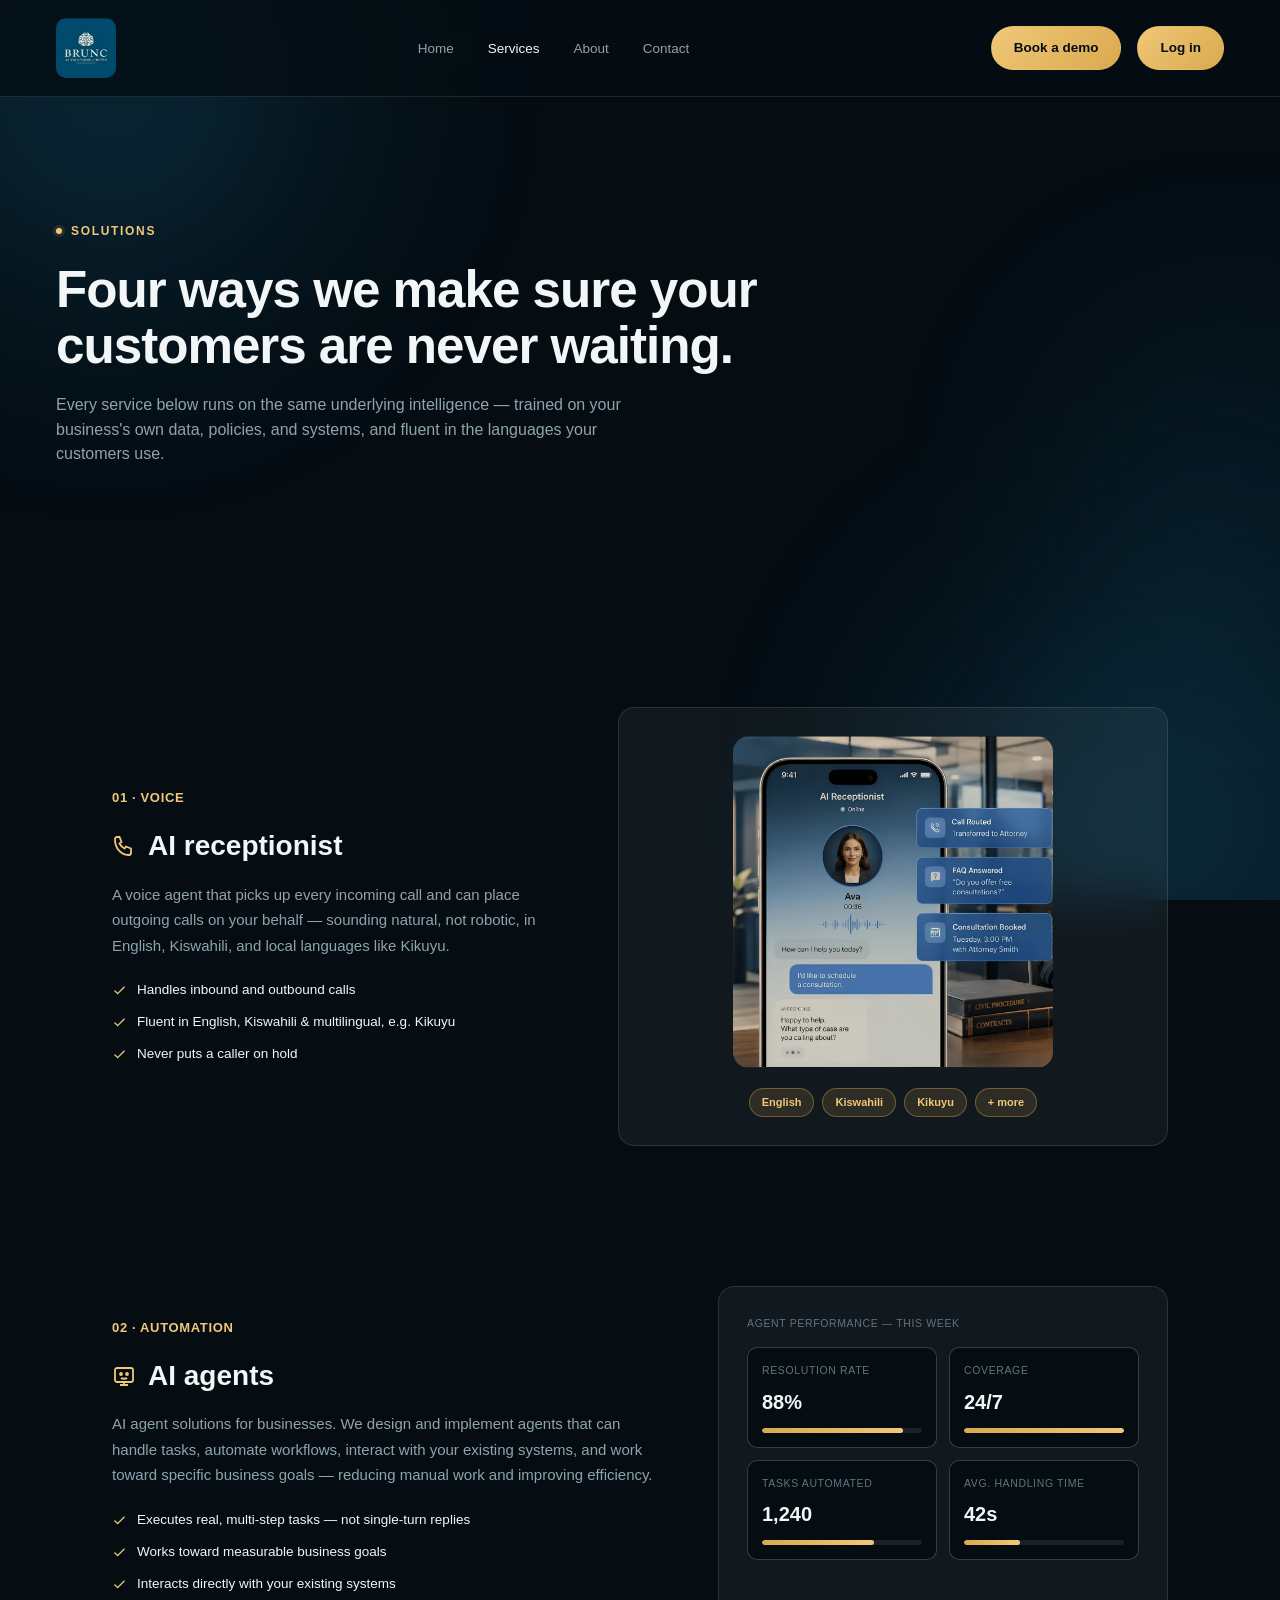
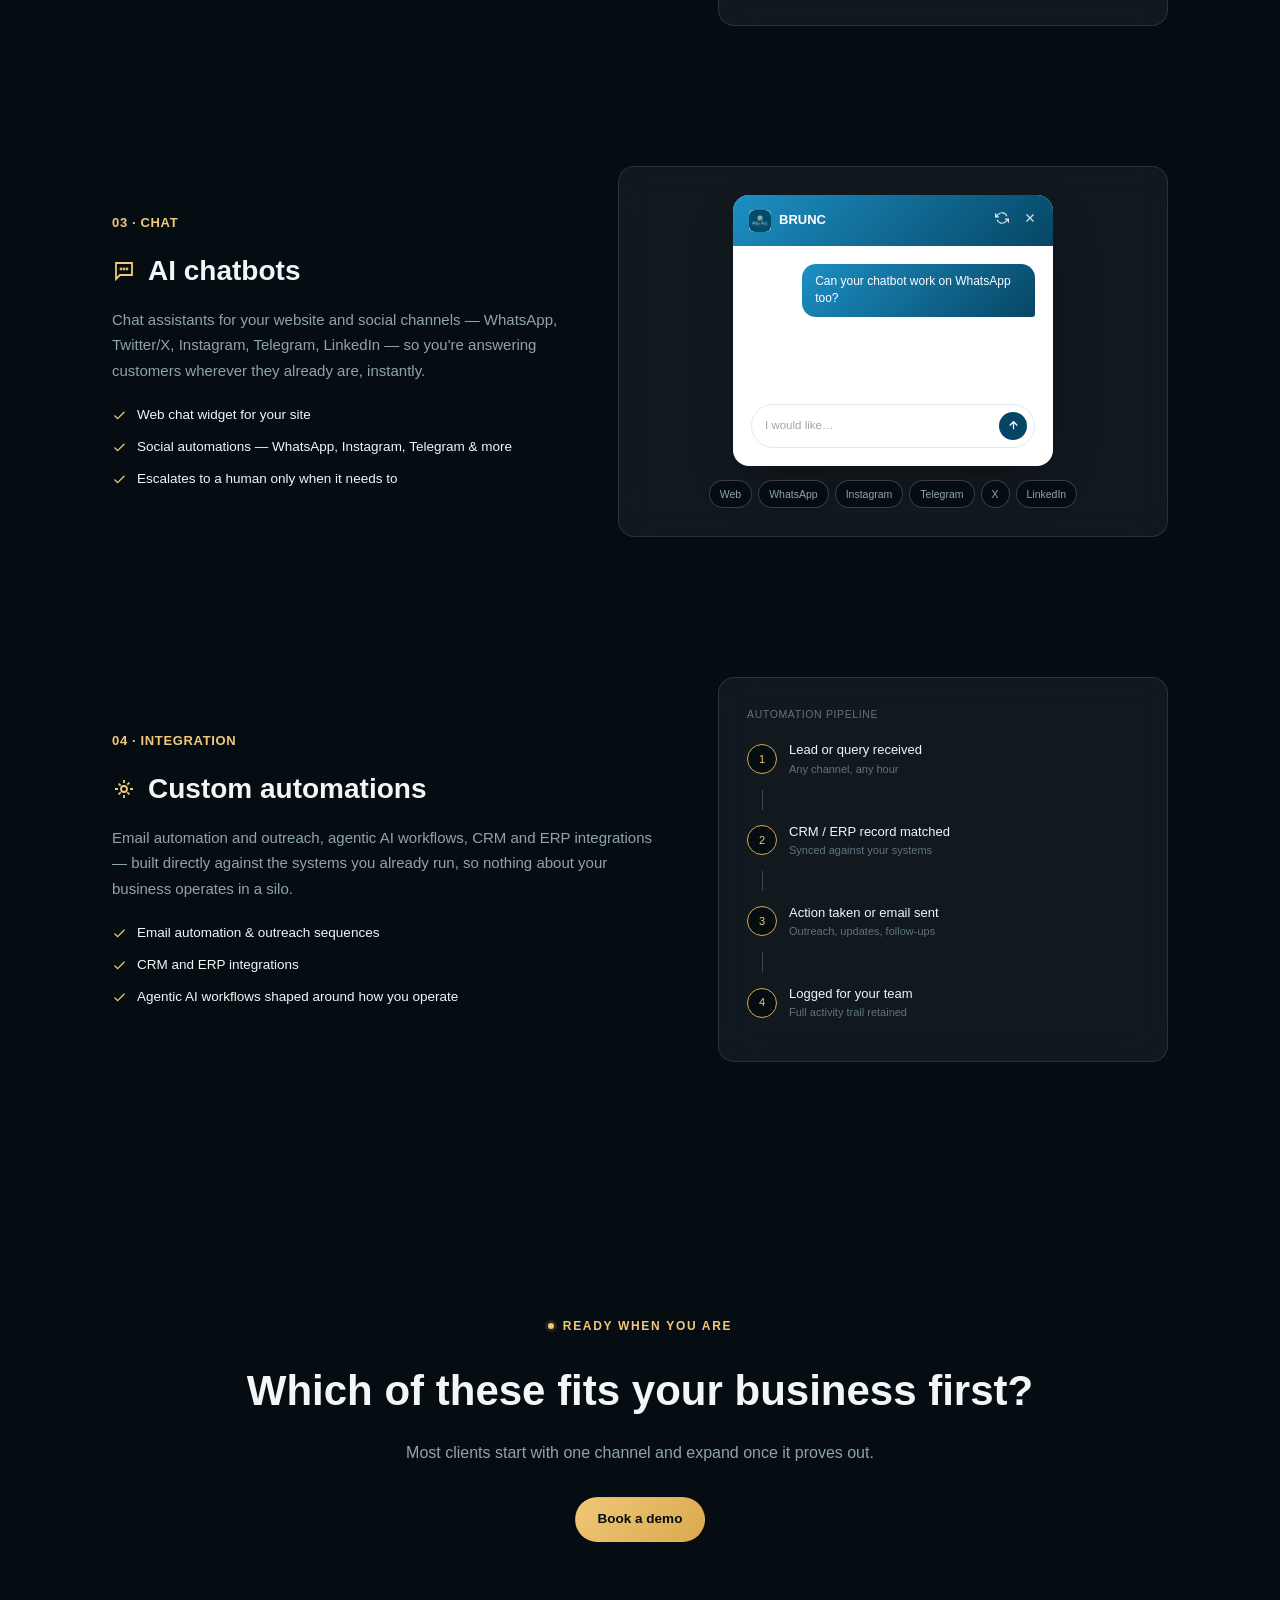
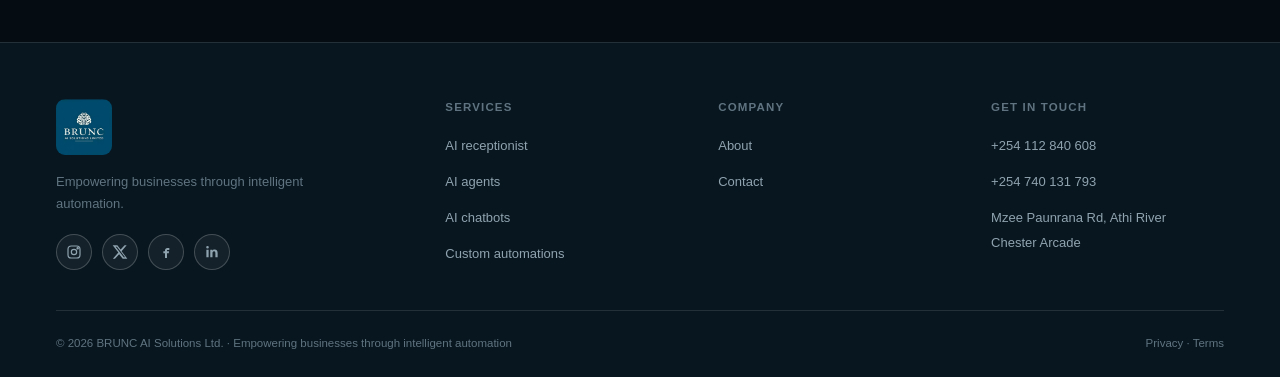
<file: services.html>
<!DOCTYPE html>
<html lang="en">
<head>
<meta charset="UTF-8">
<meta name="viewport" content="width=device-width, initial-scale=1.0">
<title>Services — AI Receptionist, AI Agents, Chatbots & Automation | BRUNC</title>
<meta name="description" content="Explore BRUNC's AI solutions: a multilingual AI receptionist for calls, AI agents for workflows, AI chatbots for web and social, and custom CRM/ERP automations.">
<meta name="keywords" content="AI receptionist Kenya, AI chatbot, AI voice agent, business automation, AI agents, customer support automation, BRUNC AI Solutions">
<meta name="author" content="BRUNC AI Solutions Ltd">
<link rel="canonical" href="https://www.brunc.ai/services.html">
<link rel="icon" type="image/jpeg" href="images/logo.jpeg">

<!-- Open Graph -->
<meta property="og:type" content="website">
<meta property="og:title" content="Services — AI Receptionist, AI Agents, Chatbots & Automation | BRUNC">
<meta property="og:description" content="Explore BRUNC's AI solutions: a multilingual AI receptionist for calls, AI agents for workflows, AI chatbots for web and social, and custom CRM/ERP automations.">
<meta property="og:image" content="https://www.brunc.ai/images/logo.jpeg">
<meta property="og:url" content="https://www.brunc.ai/services.html">
<meta property="og:site_name" content="BRUNC AI Solutions Ltd">

<!-- Twitter Card -->
<meta name="twitter:card" content="summary_large_image">
<meta name="twitter:title" content="Services — AI Receptionist, AI Agents, Chatbots & Automation | BRUNC">
<meta name="twitter:description" content="Explore BRUNC's AI solutions: a multilingual AI receptionist for calls, AI agents for workflows, AI chatbots for web and social, and custom CRM/ERP automations.">
<meta name="twitter:image" content="https://www.brunc.ai/images/logo.jpeg">
<link rel="stylesheet" href="styles.css">
<style>
  .svc-hero h1 { font-size: clamp(34px, 4vw, 52px); font-weight: 800; line-height: 1.08; letter-spacing: -0.02em; max-width: 800px; margin-bottom: 20px; }
  .svc-hero p { font-size: 16px; color: var(--muted); max-width: 580px; }

  .svc-detail { display: grid; grid-template-columns: 0.9fr 1.1fr; gap: 56px; align-items: center; padding: 70px 0; }
  .svc-detail.reverse { grid-template-columns: 1.1fr 0.9fr; }
  .svc-detail.reverse .svc-visual { order: 2; }
  .svc-detail.reverse .svc-copy { order: 1; }

  .svc-copy .service-num { font-size: 13px; font-weight: 800; color: var(--gold-bright); display: block; margin-bottom: 16px; letter-spacing: 0.05em; }
  .svc-copy h2 { font-size: 28px; font-weight: 800; margin-bottom: 14px; display: flex; align-items: center; gap: 12px; }
  .svc-copy .service-icon { width: 24px; height: 24px; color: var(--gold-bright); }
  .svc-copy p.lead { font-size: 15px; color: var(--muted); line-height: 1.7; margin-bottom: 22px; }
  .svc-copy ul { list-style: none; display: flex; flex-direction: column; gap: 11px; }
  .svc-copy li { font-size: 13.5px; color: var(--text); display: flex; align-items: flex-start; gap: 10px; }
  .svc-copy li svg { width: 15px; height: 15px; color: var(--gold-bright); flex-shrink: 0; margin-top: 3px; }

  .svc-visual { padding: 28px; min-height: 340px; display: flex; flex-direction: column; }

  .voice-visual-inner { display: flex; flex-direction: column; align-items: center; justify-content: center; height: 100%; gap: 20px; }
  .mini-agent-figure { width: 90px; }
  .receptionist-icon-img { width: 100%; max-width: 320px; border-radius: 16px; display: block; }
  .lang-chips { display: flex; gap: 8px; flex-wrap: wrap; justify-content: center; }
  .lang-chip { font-size: 11px; padding: 5px 12px; border-radius: 20px; background: var(--gold-soft); border: 1px solid rgba(217,169,78,0.4); color: var(--gold-bright); font-weight: 600; }

  /* Connex-style mini chat for services */
  .connex-mini-window { width: 100%; max-width: 320px; margin: 0 auto; background: #fff; border-radius: 16px; overflow: hidden; box-shadow: 0 20px 50px -16px rgba(0,0,0,0.4); }
  .connex-mini-topbar { background: linear-gradient(135deg, var(--blue-bright), var(--blue)); padding: 13px 16px; display: flex; align-items: center; justify-content: space-between; }
  .connex-mini-topbar-left { display: flex; align-items: center; gap: 8px; }
  .connex-mini-logo-sm { width: 22px; height: 22px; border-radius: 5px; background: #fff; display: flex; align-items: center; justify-content: center; }
  .connex-mini-logo-sm svg { width: 13px; height: 13px; color: var(--blue); }
  .connex-mini-title { color: #fff; font-weight: 700; font-size: 13px; }
  .connex-mini-icons svg { width: 14px; height: 14px; color: rgba(255,255,255,0.85); margin-left: 10px; }
  .connex-mini-body { padding: 18px; min-height: 220px; display: flex; flex-direction: column; }
  .connex-mini-log { display: flex; flex-direction: column; gap: 10px; flex: 1; margin-bottom: 12px; }
  .connex-mini-msg { max-width: 82%; padding: 9px 13px; border-radius: 14px; font-size: 12px; line-height: 1.45; opacity: 0; transform: translateY(6px); animation: bubble-in 0.4s ease forwards; }
  .connex-mini-msg.bot { background: #F1F4F6; color: #16222A; align-self: flex-start; border-bottom-left-radius: 3px; }
  .connex-mini-msg.user { background: linear-gradient(135deg, var(--blue-bright), var(--blue)); color: #fff; align-self: flex-end; border-bottom-right-radius: 3px; }
  .connex-mini-loading { display: flex; align-items: center; gap: 5px; align-self: flex-start; background: #F1F4F6; border-radius: 14px; border-bottom-left-radius: 3px; padding: 11px 14px; opacity: 0; animation: bubble-in 0.3s ease forwards; }
  .connex-mini-loading .ldot { width: 5px; height: 5px; border-radius: 50%; background: #8A97A0; animation: load-bounce 1.2s ease-in-out infinite; }
  .connex-mini-loading .ldot:nth-child(2) { animation-delay: 0.15s; }
  .connex-mini-loading .ldot:nth-child(3) { animation-delay: 0.3s; }
  @keyframes load-bounce { 0%, 60%, 100% { transform: translateY(0); opacity: 0.5; } 30% { transform: translateY(-4px); opacity: 1; } }
  @keyframes bubble-in { to { opacity: 1; transform: translateY(0); } }
  .connex-mini-input { display: flex; align-items: center; gap: 8px; border: 1px solid #E4E9EC; border-radius: 24px; padding: 7px 7px 7px 13px; }
  .connex-mini-input span { flex: 1; font-size: 11.5px; color: #9AA6AD; }
  .connex-mini-send { width: 28px; height: 28px; border-radius: 50%; background: var(--blue); display: flex; align-items: center; justify-content: center; flex-shrink: 0; }
  .connex-mini-send svg { width: 13px; height: 13px; color: #fff; }
  .connex-mini-channels { display: flex; gap: 6px; flex-wrap: wrap; margin-top: 14px; justify-content: center; }
  .channel-chip { font-size: 10.5px; padding: 5px 10px; border-radius: 20px; background: var(--void); border: 1px solid var(--surface-border-strong); color: var(--muted); }

  .dash-grid { display: grid; grid-template-columns: 1fr 1fr; gap: 12px; }
  .dash-card { background: var(--void); border: 1px solid var(--surface-border-strong); border-radius: 10px; padding: 14px; }
  .dash-label { font-size: 10.5px; color: var(--muted-dim); text-transform: uppercase; letter-spacing: 0.06em; margin-bottom: 8px; }
  .dash-value { font-size: 20px; font-weight: 800; }
  .dash-bar-track { height: 5px; background: var(--surface-2); border-radius: 3px; margin-top: 10px; overflow: hidden; }
  .dash-bar-fill { height: 100%; background: linear-gradient(90deg, var(--gold), var(--gold-bright)); border-radius: 3px; }

  .auto-flow { display: flex; flex-direction: column; gap: 0; }
  .auto-node { display: flex; align-items: center; gap: 12px; padding: 12px 0; }
  .auto-node .dot-node { width: 30px; height: 30px; border-radius: 50%; background: var(--void); border: 1px solid var(--gold); display: flex; align-items: center; justify-content: center; font-size: 11px; color: var(--gold-bright); flex-shrink: 0; }
  .auto-node .label { font-size: 13px; }
  .auto-node .sub { font-size: 11px; color: var(--muted-dim); }
  .auto-connector { width: 1px; height: 20px; background: var(--surface-border-strong); margin-left: 15px; }

  @media (max-width: 980px) {
    .svc-detail, .svc-detail.reverse { grid-template-columns: 1fr; padding: 40px 0; }
    .svc-detail.reverse .svc-visual, .svc-detail.reverse .svc-copy { order: unset; }
  }
</style>
</head>
<body>

<div class="orb-field"><div class="orb orb-gold"></div><div class="orb orb-violet"></div><div class="orb orb-small"></div></div>

<header>
  <div class="logo-mark">
    <img src="images/logo.jpeg" alt="BRUNC AI Solutions Ltd logo">
  </div>
  <nav><ul>
    <li><a href="index.html">Home</a></li>
    <li><a href="services.html" class="active">Services</a></li>
    <li><a href="about.html">About</a></li>
    <li><a href="contact.html">Contact</a></li>
  </ul></nav>
  <div class="nav-cta">
    <a href="https://cal.com/daniel-mutuku/collaboration-discovery-call" target="_blank" rel="noopener" class="btn btn-gold">Book a demo</a>
    <a href="login.html" class="btn btn-gold">Log in</a>
    <button class="menu-toggle" id="menuToggle" aria-label="Open menu">
      <svg viewBox="0 0 24 24" fill="none" stroke="currentColor" stroke-width="2"><path d="M3 6h18M3 12h18M3 18h18"/></svg>
    </button>
  </div>
</header>
<div class="mobile-menu-overlay" id="mobileMenuOverlay"></div>
<div class="mobile-menu" id="mobileMenu">
  <div class="mobile-menu-close" id="mobileMenuClose"><svg viewBox="0 0 24 24" fill="none" stroke="currentColor" stroke-width="2"><path d="M18 6L6 18M6 6l12 12"/></svg></div>
  <ul>
    <li><a href="index.html">Home</a></li>
    <li><a href="services.html" class="active">Services</a></li>
    <li><a href="about.html">About</a></li>
    <li><a href="contact.html">Contact</a></li>
  </ul>
  <a href="login.html" class="btn btn-gold" style="width:100%; justify-content:center; margin-bottom:10px;">Log in</a>
  <a href="https://cal.com/daniel-mutuku/collaboration-discovery-call" target="_blank" rel="noopener" class="btn btn-ghost" style="width:100%; justify-content:center;">Book a demo</a>
</div>

<section class="page-hero svc-hero">
  <div class="eyebrow">Solutions</div>
  <h1>Four ways we make sure your customers are never waiting.</h1>
  <p>Every service below runs on the same underlying intelligence — trained on your business's own data, policies, and systems, and fluent in the languages your customers use.</p>
</section>

<section class="section-pad tight">
  <div class="wrap">

    <div class="svc-detail">
      <div class="svc-copy">
        <span class="service-num">01 · VOICE</span>
        <h2><svg class="service-icon" viewBox="0 0 24 24" fill="none" stroke="currentColor" stroke-width="1.8"><path d="M3 5a2 2 0 0 1 2-2h2.5l2 5-2 1.5a11 11 0 0 0 5 5l1.5-2 5 2V19a2 2 0 0 1-2 2h-1C9.6 21 3 14.4 3 6V5z"/></svg>AI receptionist</h2>
        <p class="lead">A voice agent that picks up every incoming call and can place outgoing calls on your behalf — sounding natural, not robotic, in English, Kiswahili, and local languages like Kikuyu.</p>
        <ul>
          <li><svg viewBox="0 0 24 24" fill="none" stroke="currentColor" stroke-width="2"><path d="M20 6L9 17l-5-5"/></svg>Handles inbound and outbound calls</li>
          <li><svg viewBox="0 0 24 24" fill="none" stroke="currentColor" stroke-width="2"><path d="M20 6L9 17l-5-5"/></svg>Fluent in English, Kiswahili &amp; multilingual, e.g. Kikuyu</li>
          <li><svg viewBox="0 0 24 24" fill="none" stroke="currentColor" stroke-width="2"><path d="M20 6L9 17l-5-5"/></svg>Never puts a caller on hold</li>
        </ul>
      </div>
      <div class="svc-visual glass">
        <div class="voice-visual-inner">
          <img src="images/ai-receptionist-icon.png" alt="AI receptionist handling a call" class="receptionist-icon-img">
          <div class="lang-chips">
            <span class="lang-chip">English</span>
            <span class="lang-chip">Kiswahili</span>
            <span class="lang-chip">Kikuyu</span>
            <span class="lang-chip">+ more</span>
          </div>
        </div>
      </div>
    </div>

    <div class="svc-detail reverse">
      <div class="svc-copy">
        <span class="service-num">02 · AUTOMATION</span>
        <h2><svg class="service-icon" viewBox="0 0 24 24" fill="none" stroke="currentColor" stroke-width="1.8"><rect x="3" y="4" width="18" height="14" rx="2"/><path d="M8 21h8M12 18v3"/><circle cx="9" cy="10" r="1"/><circle cx="15" cy="10" r="1"/><path d="M9 14c1 1 5 1 6 0"/></svg>AI agents</h2>
        <p class="lead">AI agent solutions for businesses. We design and implement agents that can handle tasks, automate workflows, interact with your existing systems, and work toward specific business goals — reducing manual work and improving efficiency.</p>
        <ul>
          <li><svg viewBox="0 0 24 24" fill="none" stroke="currentColor" stroke-width="2"><path d="M20 6L9 17l-5-5"/></svg>Executes real, multi-step tasks — not single-turn replies</li>
          <li><svg viewBox="0 0 24 24" fill="none" stroke="currentColor" stroke-width="2"><path d="M20 6L9 17l-5-5"/></svg>Works toward measurable business goals</li>
          <li><svg viewBox="0 0 24 24" fill="none" stroke="currentColor" stroke-width="2"><path d="M20 6L9 17l-5-5"/></svg>Interacts directly with your existing systems</li>
        </ul>
      </div>
      <div class="svc-visual glass">
        <div class="dash-label" style="margin-bottom:16px;">Agent performance — this week</div>
        <div class="dash-grid">
          <div class="dash-card"><div class="dash-label">Resolution rate</div><div class="dash-value">88%</div><div class="dash-bar-track"><div class="dash-bar-fill" style="width:88%"></div></div></div>
          <div class="dash-card"><div class="dash-label">Coverage</div><div class="dash-value">24/7</div><div class="dash-bar-track"><div class="dash-bar-fill" style="width:100%"></div></div></div>
          <div class="dash-card"><div class="dash-label">Tasks automated</div><div class="dash-value">1,240</div><div class="dash-bar-track"><div class="dash-bar-fill" style="width:70%"></div></div></div>
          <div class="dash-card"><div class="dash-label">Avg. handling time</div><div class="dash-value">42s</div><div class="dash-bar-track"><div class="dash-bar-fill" style="width:35%"></div></div></div>
        </div>
      </div>
    </div>

    <div class="svc-detail">
      <div class="svc-copy">
        <span class="service-num">03 · CHAT</span>
        <h2><svg class="service-icon" viewBox="0 0 24 24" fill="none" stroke="currentColor" stroke-width="1.8"><path d="M4 4h16v12H8l-4 4V4z"/><circle cx="9" cy="10" r="0.5" fill="currentColor"/><circle cx="12" cy="10" r="0.5" fill="currentColor"/><circle cx="15" cy="10" r="0.5" fill="currentColor"/></svg>AI chatbots</h2>
        <p class="lead">Chat assistants for your website and social channels — WhatsApp, Twitter/X, Instagram, Telegram, LinkedIn — so you're answering customers wherever they already are, instantly.</p>
        <ul>
          <li><svg viewBox="0 0 24 24" fill="none" stroke="currentColor" stroke-width="2"><path d="M20 6L9 17l-5-5"/></svg>Web chat widget for your site</li>
          <li><svg viewBox="0 0 24 24" fill="none" stroke="currentColor" stroke-width="2"><path d="M20 6L9 17l-5-5"/></svg>Social automations — WhatsApp, Instagram, Telegram &amp; more</li>
          <li><svg viewBox="0 0 24 24" fill="none" stroke="currentColor" stroke-width="2"><path d="M20 6L9 17l-5-5"/></svg>Escalates to a human only when it needs to</li>
        </ul>
      </div>
      <div class="svc-visual glass">
        <div class="connex-mini-window">
          <div class="connex-mini-topbar">
            <div class="connex-mini-topbar-left">
              <div class="connex-mini-logo-sm"><img src="images/logo.jpeg" alt="BRUNC" style="width:100%; height:100%; object-fit:cover; border-radius:6px;"></div>
              <div class="connex-mini-title">BRUNC</div>
            </div>
            <div class="connex-mini-icons">
              <svg viewBox="0 0 24 24" fill="none" stroke="currentColor" stroke-width="2" style="display:inline"><path d="M1 4v6h6M23 20v-6h-6"/><path d="M20.49 9A9 9 0 0 0 5.64 5.64L1 10m22 4l-4.64 4.36A9 9 0 0 1 3.51 15"/></svg>
              <svg viewBox="0 0 24 24" fill="none" stroke="currentColor" stroke-width="2" style="display:inline"><path d="M18 6L6 18M6 6l12 12"/></svg>
            </div>
          </div>
          <div class="connex-mini-body">
            <div class="connex-mini-log" id="svcChatLog"></div>
            <div class="connex-mini-input">
              <span>I would like…</span>
              <div class="connex-mini-send"><svg viewBox="0 0 24 24" fill="none" stroke="currentColor" stroke-width="2.2"><path d="M12 19V5M5 12l7-7 7 7"/></svg></div>
            </div>
          </div>
        </div>
        <div class="connex-mini-channels">
          <span class="channel-chip">Web</span>
          <span class="channel-chip">WhatsApp</span>
          <span class="channel-chip">Instagram</span>
          <span class="channel-chip">Telegram</span>
          <span class="channel-chip">X</span>
          <span class="channel-chip">LinkedIn</span>
        </div>
      </div>
    </div>

    <div class="svc-detail reverse">
      <div class="svc-copy">
        <span class="service-num">04 · INTEGRATION</span>
        <h2><svg class="service-icon" viewBox="0 0 24 24" fill="none" stroke="currentColor" stroke-width="1.8"><path d="M12 3v3m0 12v3m9-9h-3M6 12H3m14.4-6.4l-2.1 2.1M8.7 15.3l-2.1 2.1m10.8 0l-2.1-2.1M8.7 8.7L6.6 6.6"/><circle cx="12" cy="12" r="3"/></svg>Custom automations</h2>
        <p class="lead">Email automation and outreach, agentic AI workflows, CRM and ERP integrations — built directly against the systems you already run, so nothing about your business operates in a silo.</p>
        <ul>
          <li><svg viewBox="0 0 24 24" fill="none" stroke="currentColor" stroke-width="2"><path d="M20 6L9 17l-5-5"/></svg>Email automation &amp; outreach sequences</li>
          <li><svg viewBox="0 0 24 24" fill="none" stroke="currentColor" stroke-width="2"><path d="M20 6L9 17l-5-5"/></svg>CRM and ERP integrations</li>
          <li><svg viewBox="0 0 24 24" fill="none" stroke="currentColor" stroke-width="2"><path d="M20 6L9 17l-5-5"/></svg>Agentic AI workflows shaped around how you operate</li>
        </ul>
      </div>
      <div class="svc-visual glass">
        <div class="dash-label" style="margin-bottom:6px;">Automation pipeline</div>
        <div class="auto-flow">
          <div class="auto-node"><div class="dot-node">1</div><div><div class="label">Lead or query received</div><div class="sub">Any channel, any hour</div></div></div>
          <div class="auto-connector"></div>
          <div class="auto-node"><div class="dot-node">2</div><div><div class="label">CRM / ERP record matched</div><div class="sub">Synced against your systems</div></div></div>
          <div class="auto-connector"></div>
          <div class="auto-node"><div class="dot-node">3</div><div><div class="label">Action taken or email sent</div><div class="sub">Outreach, updates, follow-ups</div></div></div>
          <div class="auto-connector"></div>
          <div class="auto-node"><div class="dot-node">4</div><div><div class="label">Logged for your team</div><div class="sub">Full activity trail retained</div></div></div>
        </div>
      </div>
    </div>

  </div>
</section>

<section class="cta-band panel-alt" style="padding:100px 56px; text-align:center;">
  <div class="eyebrow" style="justify-content:center">Ready when you are</div>
  <h2 style="font-size:clamp(28px,3.4vw,42px); font-weight:800; margin-bottom:18px;">Which of these fits your business first?</h2>
  <p style="color:var(--muted); margin-bottom:32px;">Most clients start with one channel and expand once it proves out.</p>
  <div class="actions-row" style="justify-content:center;"><a href="https://cal.com/daniel-mutuku/collaboration-discovery-call" target="_blank" rel="noopener" class="btn btn-gold">Book a demo</a></div>
</section>

<footer>
  <div class="footer-grid">
    <div>
      <div class="logo-mark"><img src="images/logo.jpeg" alt="BRUNC AI Solutions Ltd logo" style="height:56px; width:auto; border-radius:9px;"></div>
      <p class="footer-brand-desc">Empowering businesses through intelligent automation.</p>
      <div class="footer-social">
        <a href="#" aria-label="Instagram" target="_blank" rel="noopener">
          <svg viewBox="0 0 24 24" fill="none" stroke="currentColor" stroke-width="1.8"><rect x="3" y="3" width="18" height="18" rx="5"/><circle cx="12" cy="12" r="4"/><circle cx="17.5" cy="6.5" r="1"/></svg>
        </a>
        <a href="#" aria-label="Twitter / X" target="_blank" rel="noopener">
          <svg viewBox="0 0 24 24" fill="currentColor"><path d="M18.9 2H22l-7.6 8.7L23 22h-6.9l-5.4-6.6L4.4 22H1.3l8.2-9.3L1 2h7l4.9 6.1L18.9 2zm-1.2 18h1.9L7.4 4H5.4l12.3 16z"/></svg>
        </a>
        <a href="#" aria-label="Facebook" target="_blank" rel="noopener">
          <svg viewBox="0 0 24 24" fill="currentColor"><path d="M14 9h3V6h-3c-2 0-3.5 1.5-3.5 3.5V11H8v3h2.5v7h3v-7h2.7l.3-3h-3v-1.5c0-.6.4-1 1-1z"/></svg>
        </a>
        <a href="#" aria-label="LinkedIn" target="_blank" rel="noopener">
          <svg viewBox="0 0 24 24" fill="currentColor"><path d="M6.94 8.5H3.56V20h3.38V8.5zM5.25 3a1.96 1.96 0 1 0 0 3.92A1.96 1.96 0 0 0 5.25 3zM20.44 20h-3.37v-6.02c0-1.43-.03-3.28-2-3.28-2 0-2.31 1.56-2.31 3.17V20H9.4V8.5h3.24v1.57h.05c.45-.85 1.56-1.75 3.2-1.75 3.42 0 4.55 2.25 4.55 5.17V20z"/></svg>
        </a>
      </div>
    </div>
    <div class="footer-col"><h5>Services</h5><ul><li><a href="services.html">AI receptionist</a></li><li><a href="services.html">AI agents</a></li><li><a href="services.html">AI chatbots</a></li><li><a href="services.html">Custom automations</a></li></ul></div>
    <div class="footer-col"><h5>Company</h5><ul><li><a href="about.html">About</a></li><li><a href="contact.html">Contact</a></li></ul></div>
    <div class="footer-col"><h5>Get in touch</h5><ul><li><a href="tel:+254112840608">+254 112 840 608</a></li><li><a href="tel:+254740131793">+254 740 131 793</a></li><li><a href="contact.html">Mzee Paunrana Rd, Athi River<br>Chester Arcade</a></li></ul></div>
  </div>
  <div class="footer-bottom"><span>© 2026 BRUNC AI Solutions Ltd. · Empowering businesses through intelligent automation</span><span>Privacy · Terms</span></div>
</footer>

<script>
(function() {
  const toggle = document.getElementById('menuToggle');
  const menu = document.getElementById('mobileMenu');
  const overlay = document.getElementById('mobileMenuOverlay');
  const closeBtn = document.getElementById('mobileMenuClose');
  function openMenu() { menu.classList.add('open'); overlay.classList.add('open'); }
  function closeMenu() { menu.classList.remove('open'); overlay.classList.remove('open'); }
  if (toggle) toggle.addEventListener('click', openMenu);
  if (closeBtn) closeBtn.addEventListener('click', closeMenu);
  if (overlay) overlay.addEventListener('click', closeMenu);
})();

const svcChat = [
  { who: 'user', text: "Can your chatbot work on WhatsApp too?" },
  { who: 'bot', text: "Yes — the same assistant runs on your website, WhatsApp, Instagram, Telegram, and more." },
  { who: 'user', text: "Does it hand off to a real person if needed?" },
  { who: 'bot', text: "Always. It escalates automatically when a query needs a human touch." }
];
const log = document.getElementById('svcChatLog');
function svcPlayChat() {
  log.innerHTML = '';
  let delay = 300;
  svcChat.forEach((m, i) => {
    if (m.who === 'bot') {
      setTimeout(() => {
        const loading = document.createElement('div');
        loading.className = 'connex-mini-loading';
        loading.id = 'svcloading-' + i;
        loading.innerHTML = '<span class="ldot"></span><span class="ldot"></span><span class="ldot"></span>';
        log.appendChild(loading);
      }, delay);
      delay += 900;
      setTimeout(() => {
        const loadingEl = document.getElementById('svcloading-' + i);
        if (loadingEl) loadingEl.remove();
        const el = document.createElement('div');
        el.className = 'connex-mini-msg bot';
        el.textContent = m.text;
        log.appendChild(el);
      }, delay);
      delay += 1800;
    } else {
      setTimeout(() => {
        const el = document.createElement('div');
        el.className = 'connex-mini-msg user';
        el.textContent = m.text;
        log.appendChild(el);
      }, delay);
      delay += 1800;
    }
  });
  return delay + 2600;
}
(function loop() { const t = svcPlayChat(); setTimeout(loop, t); })();
</script>
</body>
</html>
</file>
<file: styles.css>
:root {
  --void: #050D13;
  --void-2: #08161F;
  --surface: rgba(255,255,255,0.05);
  --surface-2: rgba(255,255,255,0.08);
  --surface-border: rgba(255,255,255,0.11);
  --surface-border-strong: rgba(255,255,255,0.20);
  --text: #F3F6F7;
  --muted: #8FA3AF;
  --muted-dim: #5F7480;
  --gold: #D9A94E;
  --gold-bright: #F0C878;
  --gold-soft: rgba(217,169,78,0.14);
  --blue: #064665;
  --blue-bright: #1D8FC4;
  --blue-soft: rgba(29,143,196,0.16);
  --ink: #050D13;
}

* { margin: 0; padding: 0; box-sizing: border-box; }
html { scroll-behavior: smooth; }

body {
  background: var(--void);
  color: var(--text);
  font-family: 'Inter', -apple-system, BlinkMacSystemFont, 'Segoe UI', sans-serif;
  line-height: 1.55;
  overflow-x: hidden;
  position: relative;
}

.serif { font-family: Cambria, 'Georgia', serif; }
a { color: inherit; text-decoration: none; }
::selection { background: var(--blue-bright); color: #fff; }
img { max-width: 100%; display: block; }

/* ---------- ambient edge-glow background (Connex-style) ---------- */
.orb-field {
  position: fixed;
  inset: 0;
  z-index: 0;
  overflow: hidden;
  pointer-events: none;
}
.orb {
  position: absolute;
  border-radius: 50%;
  filter: blur(110px);
  opacity: 0.28;
}
.orb-gold { width: 620px; height: 620px; background: radial-gradient(circle, var(--blue-bright), transparent 70%); top: -220px; left: -200px; animation: drift1 28s ease-in-out infinite; opacity: 0.3; }
.orb-violet { width: 680px; height: 680px; background: radial-gradient(circle, var(--blue-bright), transparent 70%); bottom: -260px; right: -220px; animation: drift2 34s ease-in-out infinite; opacity: 0.32; }
.orb-small { width: 420px; height: 420px; background: radial-gradient(circle, var(--blue-bright), transparent 70%); top: 30%; right: -160px; opacity: 0.2; animation: drift3 24s ease-in-out infinite; }

@keyframes drift1 { 0%,100% { transform: translate(0,0) scale(1); } 50% { transform: translate(-40px,50px) scale(1.08); } }
@keyframes drift2 { 0%,100% { transform: translate(0,0) scale(1); } 50% { transform: translate(50px,-40px) scale(1.1); } }
@keyframes drift3 { 0%,100% { transform: translate(0,0); } 50% { transform: translate(-60px,-30px); } }

@media (prefers-reduced-motion: reduce) {
  .orb { animation: none !important; }
}

/* ---------- glass panel base ---------- */
.glass {
  background: var(--surface);
  border: 1px solid var(--surface-border);
  backdrop-filter: blur(20px);
  -webkit-backdrop-filter: blur(20px);
  border-radius: 16px;
}

/* ---------- header ---------- */
header {
  position: sticky;
  top: 0;
  z-index: 100;
  display: flex;
  align-items: center;
  justify-content: space-between;
  padding: 18px 56px;
  background: rgba(5,13,19,0.78);
  backdrop-filter: blur(16px);
  -webkit-backdrop-filter: blur(16px);
  border-bottom: 1px solid var(--surface-border);
  flex-wrap: wrap;
}

.logo-mark { display: flex; align-items: center; gap: 12px; }
.logo-mark img { height: 60px; width: auto; display: block; border-radius: 10px; }
.logo-mark svg { width: 30px; height: 30px; }
.logo-word { font-size: 17px; font-weight: 800; letter-spacing: -0.01em; }
.logo-sub { font-size: 8.5px; letter-spacing: 0.22em; color: var(--muted-dim); margin-top: 1px; }

nav ul { display: flex; gap: 34px; list-style: none; }
nav a { font-size: 13.5px; font-weight: 500; color: var(--muted); transition: color 0.2s ease; padding-bottom: 3px; }
nav a:hover { color: var(--text); }
nav a.active { color: var(--text); }

.nav-cta { display: flex; align-items: center; gap: 16px; }

.btn {
  display: inline-flex;
  align-items: center;
  gap: 8px;
  padding: 11px 22px;
  border-radius: 30px;
  font-size: 13.5px;
  font-weight: 600;
  cursor: pointer;
  transition: all 0.22s cubic-bezier(.4,0,.2,1);
  border: 1px solid transparent;
  white-space: nowrap;
}
.btn-gold {
  background: linear-gradient(135deg, var(--gold-bright), var(--gold));
  color: var(--ink);
}
.btn-gold:hover { transform: translateY(-1px); box-shadow: 0 8px 24px -8px rgba(217,169,78,0.5); }
.btn-ghost { border-color: var(--surface-border-strong); color: var(--text); background: var(--surface); }
.btn-ghost:hover { border-color: var(--gold); background: var(--gold-soft); }

/* ---------- mobile menu ---------- */
.menu-toggle {
  display: none;
  width: 36px; height: 36px;
  border: 1px solid var(--surface-border-strong);
  border-radius: 10px;
  align-items: center; justify-content: center;
  cursor: pointer; background: var(--surface); flex-shrink: 0;
}
.menu-toggle svg { width: 18px; height: 18px; color: var(--text); }

.mobile-menu {
  display: block;
  position: fixed; top: 0; right: 0; bottom: 0;
  width: 84%; max-width: 340px;
  background: var(--void-2);
  border-left: 1px solid var(--surface-border);
  z-index: 200;
  padding: 24px;
  transform: translateX(100%);
  transition: transform 0.28s ease;
  overflow-y: auto;
  visibility: hidden;
}
.mobile-menu.open { transform: translateX(0); visibility: visible; }
.mobile-menu-close { display: flex; justify-content: flex-end; margin-bottom: 28px; }
.mobile-menu-close svg { width: 22px; height: 22px; color: var(--muted); cursor: pointer; }
.mobile-menu ul { list-style: none; display: flex; flex-direction: column; gap: 2px; margin-bottom: 24px; }
.mobile-menu ul li a { display: block; padding: 14px 4px; font-size: 16px; color: var(--text); border-bottom: 1px solid var(--surface-border); }
.mobile-menu ul li a.active { color: var(--gold); }
.mobile-menu-overlay { display: none; position: fixed; inset: 0; z-index: 199; background: rgba(0,0,0,0.6); backdrop-filter: blur(2px); }
.mobile-menu-overlay.open { display: block; }

/* ---------- shared layout ---------- */
.wrap { max-width: 1280px; margin: 0 auto; padding: 0 56px; position: relative; z-index: 2; }
.page-hero { padding: 120px 56px 90px; position: relative; overflow: hidden; z-index: 2; }

.eyebrow {
  display: inline-flex; align-items: center; gap: 9px;
  font-size: 12px; letter-spacing: 0.14em; text-transform: uppercase;
  color: var(--gold-bright); margin-bottom: 22px; font-weight: 700;
}
.eyebrow::before { content: ''; width: 6px; height: 6px; border-radius: 50%; background: var(--gold-bright); box-shadow: 0 0 0 3px var(--gold-soft); }

section { position: relative; z-index: 2; }
.section-pad { padding: 100px 56px; }
.section-pad.tight { padding: 80px 56px; }

.section-head { display: grid; grid-template-columns: auto 1fr; gap: 56px; align-items: end; margin-bottom: 60px; }
.section-kicker { font-size: 12px; letter-spacing: 0.14em; text-transform: uppercase; color: var(--gold-bright); font-weight: 700; margin-bottom: 16px; }
.section-title { font-size: clamp(28px, 3vw, 42px); font-weight: 800; line-height: 1.12; letter-spacing: -0.01em; max-width: 600px; }
.section-desc { font-size: 15px; color: var(--muted); line-height: 1.7; max-width: 320px; padding-bottom: 4px; }

/* ---------- footer ---------- */
footer { position: relative; z-index: 2; border-top: 1px solid var(--surface-border); padding: 56px 56px 0; background: var(--void-2); }
.footer-grid { max-width: 1280px; margin: 0 auto; display: grid; grid-template-columns: 1.5fr 1fr 1fr 1fr; gap: 40px; padding-bottom: 40px; }
.footer-brand-desc { font-size: 13px; color: var(--muted-dim); line-height: 1.65; margin-top: 16px; max-width: 270px; }

.footer-social { display: flex; gap: 10px; margin-top: 20px; }
.footer-social a {
  width: 36px; height: 36px; border-radius: 50%;
  background: var(--surface); border: 1px solid var(--surface-border-strong);
  display: flex; align-items: center; justify-content: center;
  transition: all 0.2s ease;
}
.footer-social a svg { width: 16px; height: 16px; color: var(--muted); transition: color 0.2s ease; }
.footer-social a:hover { border-color: var(--gold); background: var(--gold-soft); }
.footer-social a:hover svg { color: var(--gold-bright); }
.footer-col h5 { font-size: 11.5px; letter-spacing: 0.1em; text-transform: uppercase; color: var(--muted-dim); margin-bottom: 16px; }
.footer-col ul { list-style: none; display: flex; flex-direction: column; gap: 11px; }
.footer-col a { font-size: 13px; color: var(--muted); transition: color 0.2s; }
.footer-col a:hover { color: var(--gold-bright); }

.footer-bottom {
  max-width: 1280px; margin: 0 auto; display: flex; justify-content: space-between; align-items: center;
  padding: 24px 0; border-top: 1px solid var(--surface-border); font-size: 11.5px; color: var(--muted-dim);
}

/* ---------- misc shared ---------- */
.tag { font-size: 11px; padding: 4px 11px; border: 1px solid var(--surface-border-strong); border-radius: 20px; color: var(--muted); }
.actions-row { display: flex; gap: 16px; flex-wrap: wrap; }

@media (max-width: 980px) {
  header { padding: 16px 22px; }
  nav { display: none; }
  .menu-toggle { display: flex; }
  .page-hero { padding: 110px 22px 60px; }
  .section-pad, .section-pad.tight { padding: 64px 22px; }
  .section-head { grid-template-columns: 1fr; gap: 18px; }
  .footer-grid { grid-template-columns: 1fr 1fr; }
  .wrap { padding: 0 22px; }
  footer { padding: 48px 22px 0; }
}

@media (prefers-reduced-motion: reduce) {
  * { animation: none !important; transition: none !important; }
}
</file>
